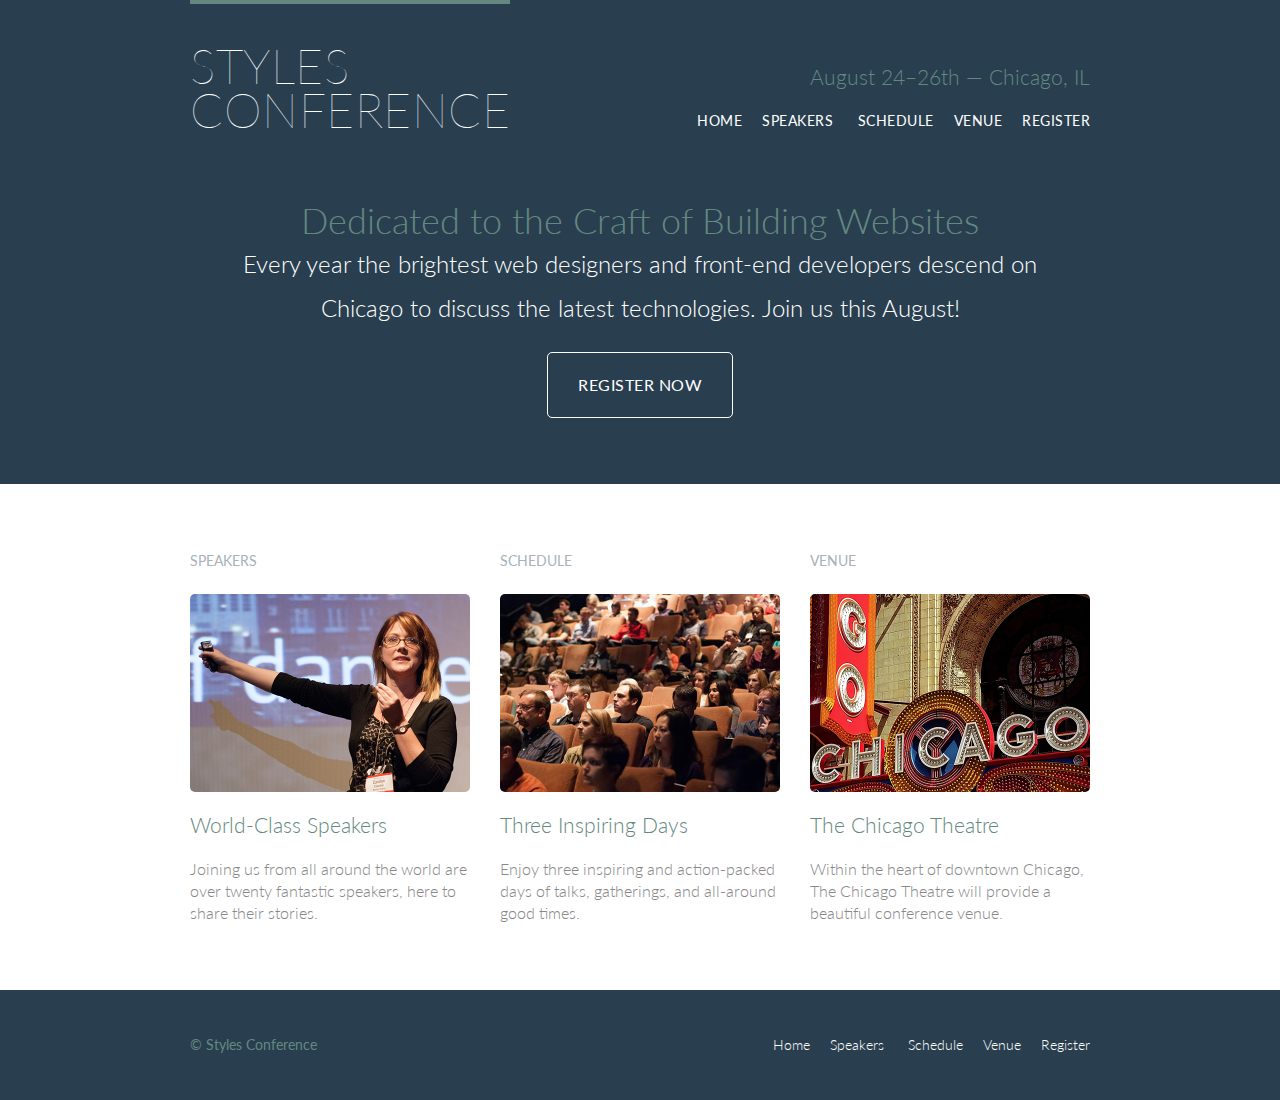
<file: index.html>
<!DOCTYPE html>
<html lang="en">

  <head>
    <meta charset="utf-8">
    <title>Styles Conference</title>
    <link rel="stylesheet" href="assets/stylesheets/main.css">
    <link href="https://fonts.googleapis.com/css?family=Lato:100,300,400" rel="stylesheet"> 
  </head>

  <body>

    <!-- Header -->

    <header class="primary-header container group">

      <h1 class="logo">
        <a href="index.html">Styles <br> Conference</a>
      </h1>

      <h3 class="tagline">August 24&ndash;26th &mdash; Chicago, IL</h3>

      <nav class="nav primary-nav">
        <ul>
        <li><a href="index.html">Home</a></li><!--
        --><li><a href="speakers.html">Speakers</a></li><!--
        --> <li><a href="schedule.html">Schedule</a></li><!--
        --><li><a href="venue.html">Venue</a></li><!--
        --><li><a href="register.html">Register</a></li>
        </ul>
      </nav>

    </header>

    <!-- Hero -->

    <section class="hero container">

      <h2>Dedicated to the Craft of Building Websites</h2>

      <p>Every year the brightest web designers and front-end developers descend on Chicago to discuss the latest technologies. Join us this August!</p>

      <a class="btn btn-alt" href="register.html">Register Now</a>

    </section>

    <!-- Teasers -->

    <section class="row">
      <div class="grid">

      <!-- Speakers -->

      <section class="teaser col-1-3">
        <h5>Speakers</h5>
        <a href="speakers.html">
          <img src="assets/images/home/speakers.jpg" alt="Professional Speakers">
          <h3>World-Class Speakers</h3>
        </a>
        <p>Joining us from all around the world are over twenty fantastic speakers, here to share their stories.</p>
      </section><!--

      Schedule

      --><section class="teaser col-1-3">
        <h5>Schedule</h5>
        <a href="schedule.html">
          <img src="assets/images/home/schedule.jpg" alt="Professional Speakers">
          
          <h3>Three Inspiring Days</h3>
        </a>
        <p>Enjoy three inspiring and action-packed days of talks, gatherings, and all-around good times.</p>
      </section><!--

      Venue

      --><section class="teaser col-1-3">
        <h5>Venue</h5>
        <a href="venue.html">
          <img src="assets/images/home/venue.jpg" alt="Professional Speakers">
         
          <h3>The Chicago Theatre</h3>
        </a>
        <p>Within the heart of downtown Chicago, The Chicago Theatre will provide a beautiful conference venue.</p>
      </section>
</div>
    </section>

    <!-- Footer -->

    <footer class="primary-footer container group">

      <small>&copy; Styles Conference</small>

      <nav class="nav">
         <ul>
          <li><a href="index.html">Home</a></li><!--
          --><li><a href="speakers.html">Speakers</a></li><!--
          --> <li><a href="schedule.html">Schedule</a></li><!--
          --><li><a href="venue.html">Venue</a></li><!--
          --><li><a href="register.html">Register</a></li>
          </ul>
        </nav>

    </footer>

  </body>
</html>
</file>
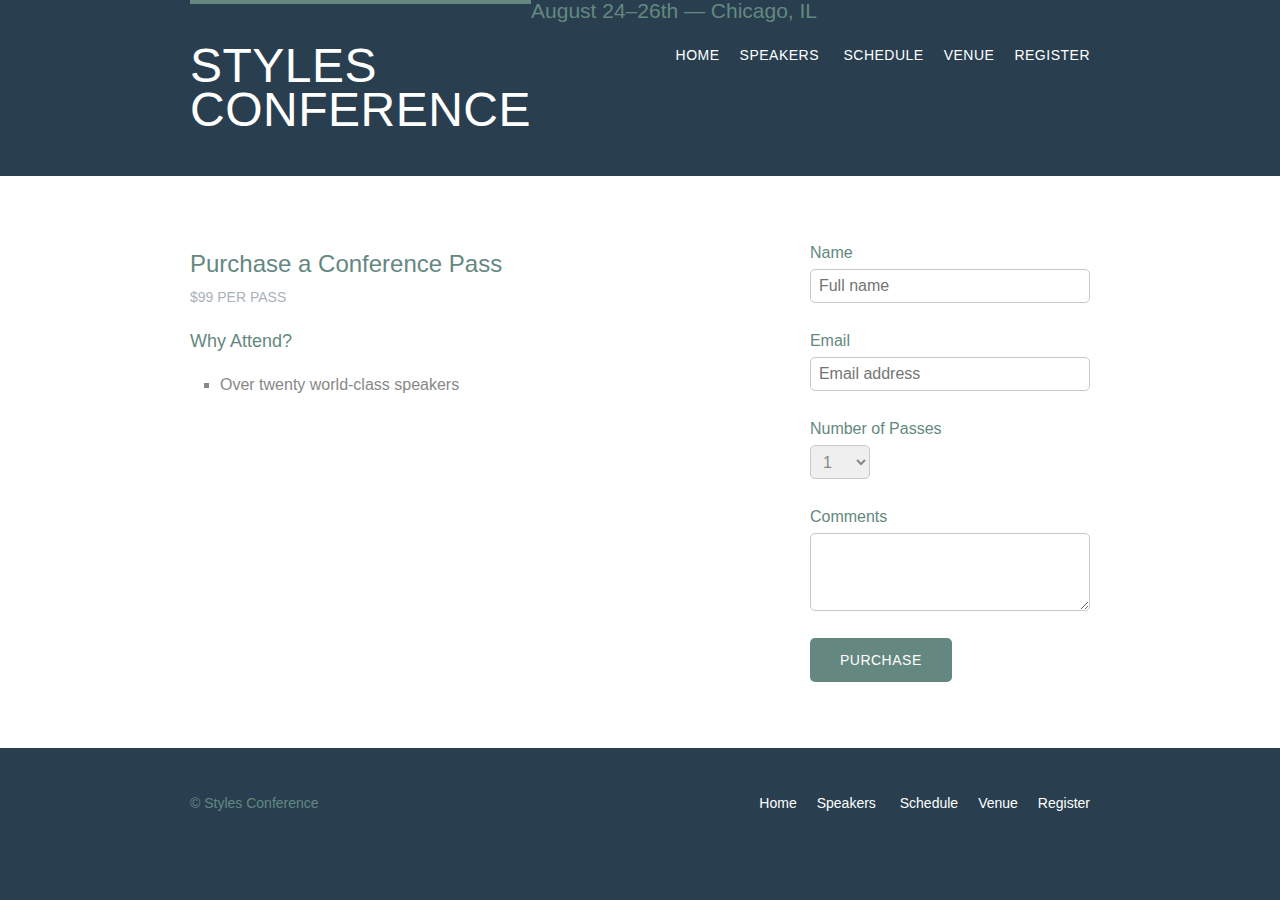
<file: register.html>
<!DOCTYPE html>
<html lang="en">
  <head>
    <meta charset="utf-8">
    <title>Styles Conference</title>
    <link rel="stylesheet" href="assets/stylesheets/main.css">
  </head>
  <body>
    <header class="primary-header container group">

      <h1 class="logo">
        <a href="index.html">Styles <br> Conference</a>
      </h1>

      <h3>August 24&ndash;26th &mdash; Chicago, IL</h3>

      <nav class="nav primary-nav">
        <ul>
        <li><a href="index.html">Home</a></li><!--
        --><li><a href="speakers.html">Speakers</a></li><!--
        --> <li><a href="schedule.html">Schedule</a></li><!--
        --><li><a href="venue.html">Venue</a></li><!--
        --><li><a href="register.html">Register</a></li>
        </ul>
      </nav>

    </header>
    <section class="row">
      <div class="grid">
        <section class="col-2-3">
          <h2>Purchase a Conference Pass</h2>
          <h5>$99 per Pass</h5>
          <h4>Why Attend?</h4>
          <ul class="why-attend">
            <li>Over twenty world-class speakers</li>
          </ul>
        </section><!--
        --><form class="col-1-3" action="#" method="post">
          <fieldset class="register-group">
            <label>
              Name
              <input type="text" name="name" placeholder="Full name" required>
            </label>

            <label>
              Email
              <input type="email" name="email" placeholder="Email address" required>
            </label>
            <label>
              Number of Passes
              <select name="quantity"required>
            <option value="1" selected>1</option>
            <option value="2">2</option>
              </select>
            </label>
            <label>
            Comments
            <textarea name="comments"></textarea></label>
          </fieldset>
          <input class="btn btn-default" type="submit" name="submit" value="Purchase">
        </form>
      </div>
    </section>
      <footer class="primary-footer container group">
              <small>&copy; Styles Conference</small>
                 <nav class="nav">
                  <ul>
                    <li><a href="index.html">Home</a></li><!--
                    --><li><a href="speakers.html">Speakers</a></li><!--
                    --> <li><a href="schedule.html">Schedule</a></li><!--
                    --><li><a href="venue.html">Venue</a></li><!--
                    --><li><a href="register.html">Register</a></li>
                    </ul>
        </nav> 
            </footer>
  </body> 
</html>
</file>
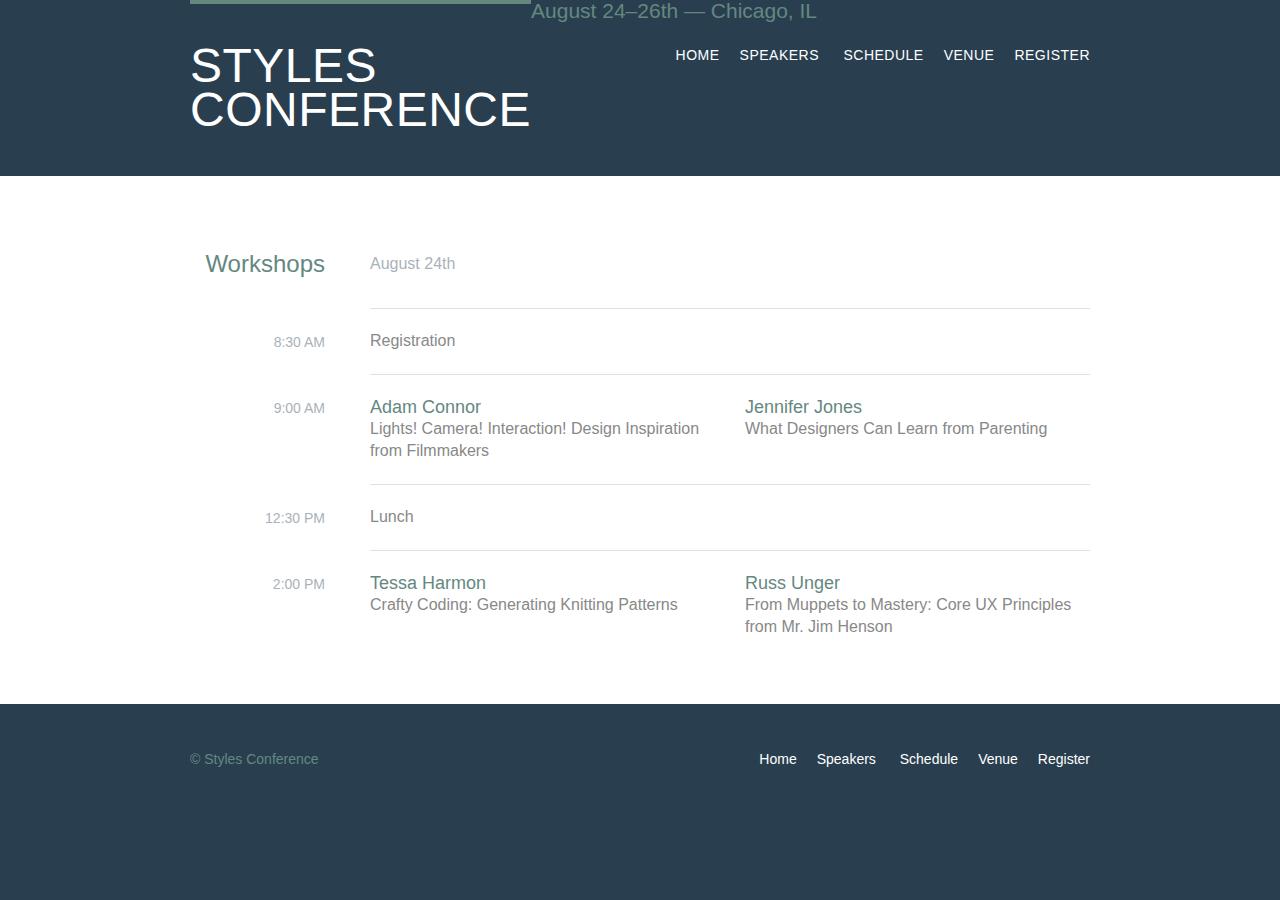
<file: schedule.html>
<!DOCTYPE html>
<html lang="en">
  <head>
    <meta charset="utf-8">
    <title>Styles Conference</title>
    <link rel="stylesheet" href="assets/stylesheets/main.css">
  </head>
  <body>
    <header class="primary-header container group">

      <h1 class="logo">
        <a href="index.html">Styles <br> Conference</a>
      </h1>

      <h3>August 24&ndash;26th &mdash; Chicago, IL</h3>

      <nav class="nav primary-nav">
        <ul>
        <li><a href="index.html">Home</a></li><!--
        --><li><a href="speakers.html">Speakers</a></li><!--
        --> <li><a href="schedule.html">Schedule</a></li><!--
        --><li><a href="venue.html">Venue</a></li><!--
        --><li><a href="register.html">Register</a></li>
        </ul>
      </nav>

    </header>
    <section class="row">
      <div class="container">
        <table>
          <thead>
            <tr>
              <th scope="row">
                Workshops
              </th>
              <td class="schedule-offset"colspan="2">
                August 24th
              </td>
            </tr>
          </thead>
          <tbody>
            <tr>
              <th scope="row">
                <time datetime="08:30:00">8:30 AM</time>
              </th>
              <td colspan="2">
                Registration
              </td>
            </tr>
            <tr>
              <th scope="row">
                <time datetime="09:00:00">9:00 AM</time>
              </th>
              <td>
                <a href="speakers.html#adam-connor">
                  <h4>Adam Connor</h4>
                  Lights! Camera! Interaction! Design Inspiration from Filmmakers
                </a>
              </td>
              <td>
                <a href="speakers.html#jennifer-jones">
                  <h4>Jennifer Jones</h4>
                  What Designers Can Learn from Parenting
                </a>
              </td>
            </tr>
            <tr>
              <th scope="row">
                <time datetime="12:30:00">12:30 PM</time>
              </th>
              <td colspan="2">
                Lunch
              </td>
            </tr>
            <tr>
              <th scope="row">
                <time datetime="14:00">2:00 PM</time>
              </th>
              <td>
                <a href="speakers.html#tessa-harmon">
                  <h4>Tessa Harmon</h4>
                  Crafty Coding: Generating Knitting Patterns
                </a>
              </td>
              <td>
                <a href="speakers.html#russ-unger">
                  <h4>Russ Unger</h4>
                  From Muppets to Mastery: Core UX Principles from Mr. Jim Henson
                </a>
              </td>
            </tr>
          </tbody>
        </table>
      </div>
    </section>
      <footer class="primary-footer container group">
              <small>&copy; Styles Conference</small>
                 <nav class="nav">
                  <ul>
                    <li><a href="index.html">Home</a></li><!--
                    --><li><a href="speakers.html">Speakers</a></li><!--
                    --> <li><a href="schedule.html">Schedule</a></li><!--
                    --><li><a href="venue.html">Venue</a></li><!--
                    --><li><a href="register.html">Register</a></li>
                    </ul>
        </nav> 
            </footer>
  </body> 
</html>
</file>
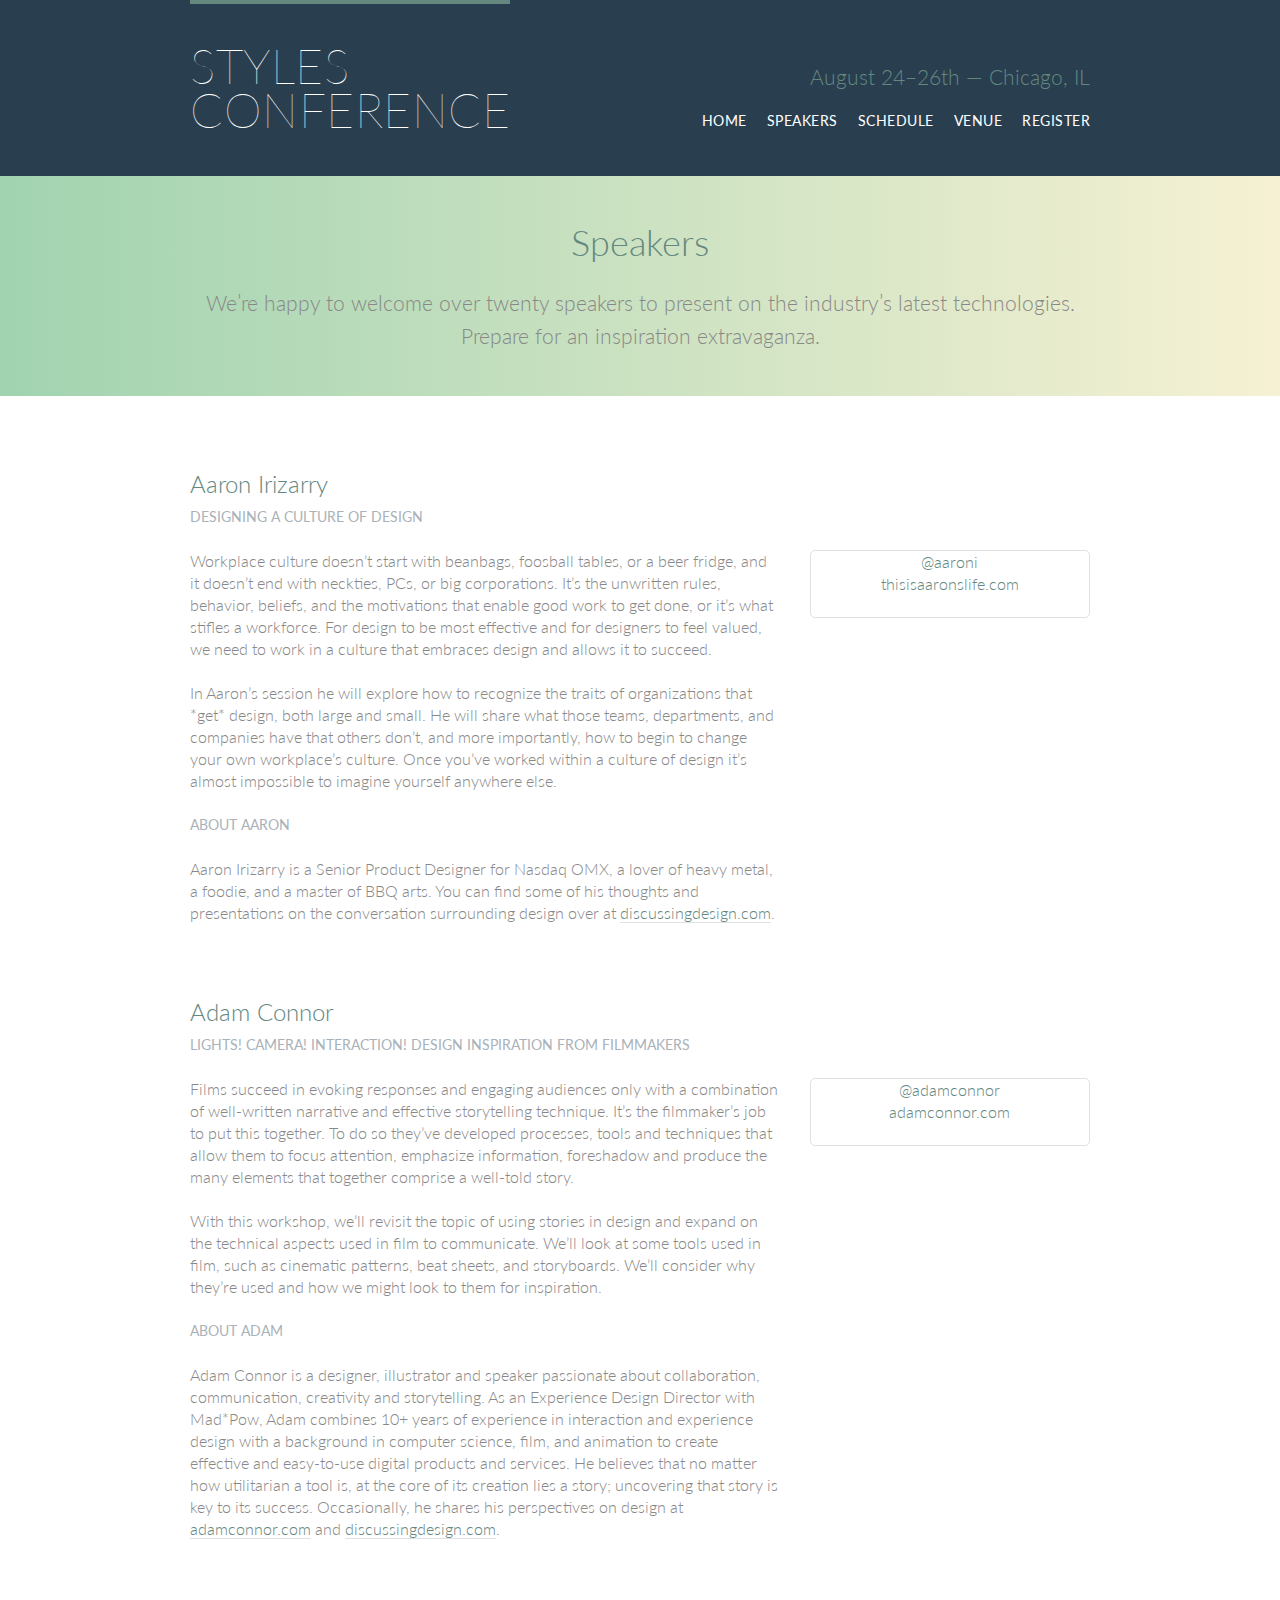
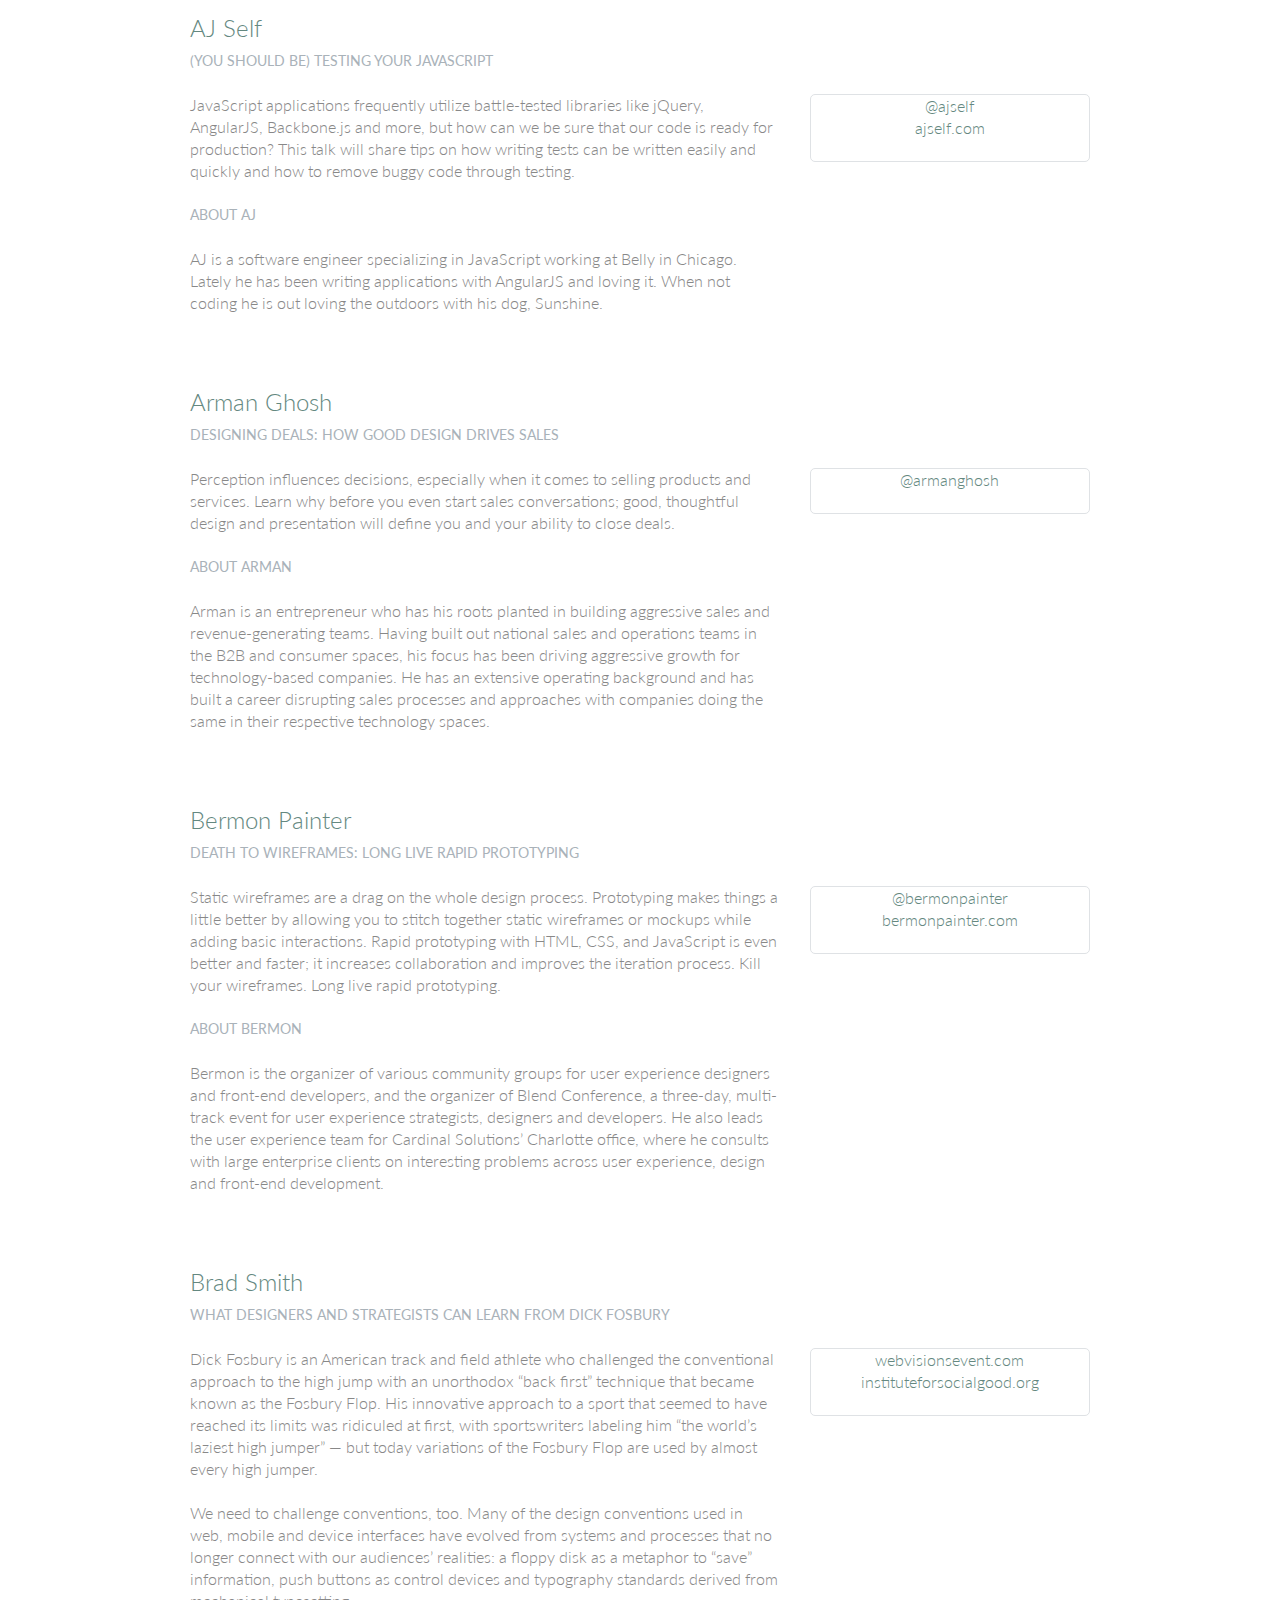
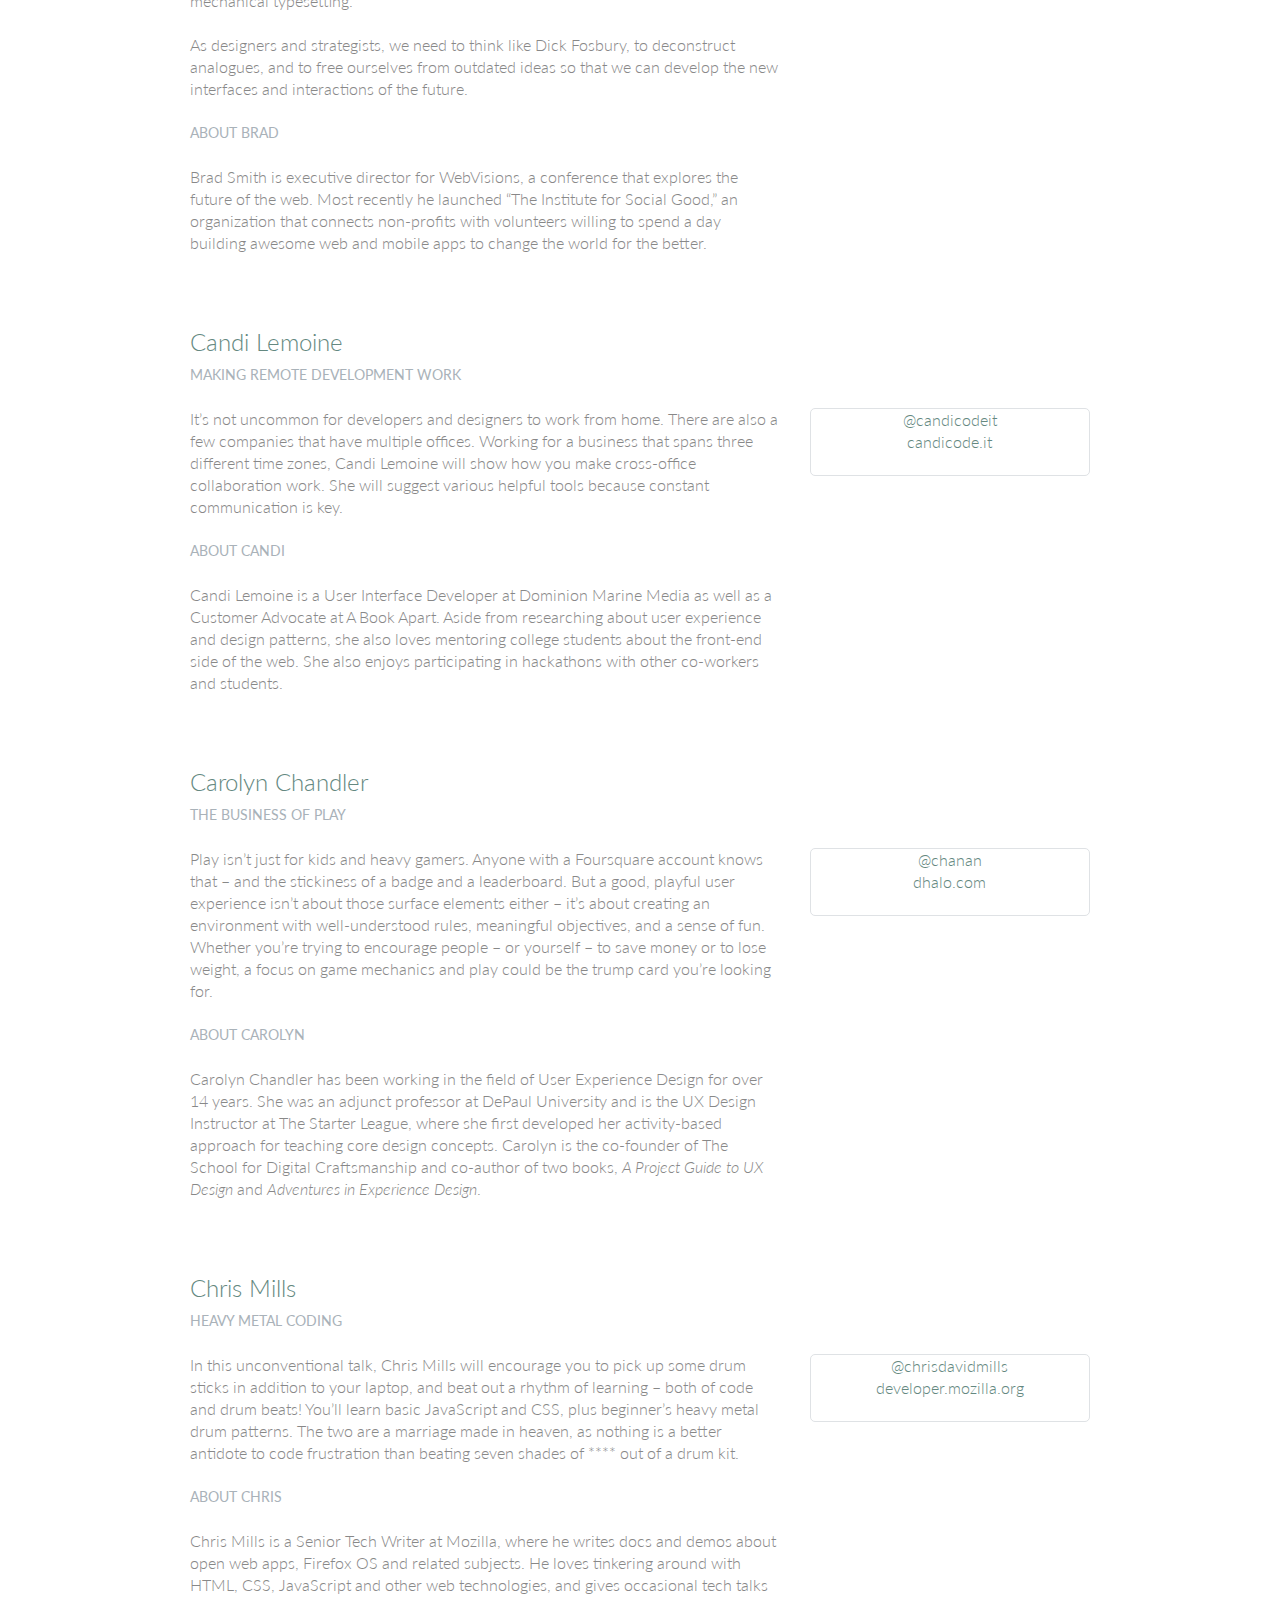
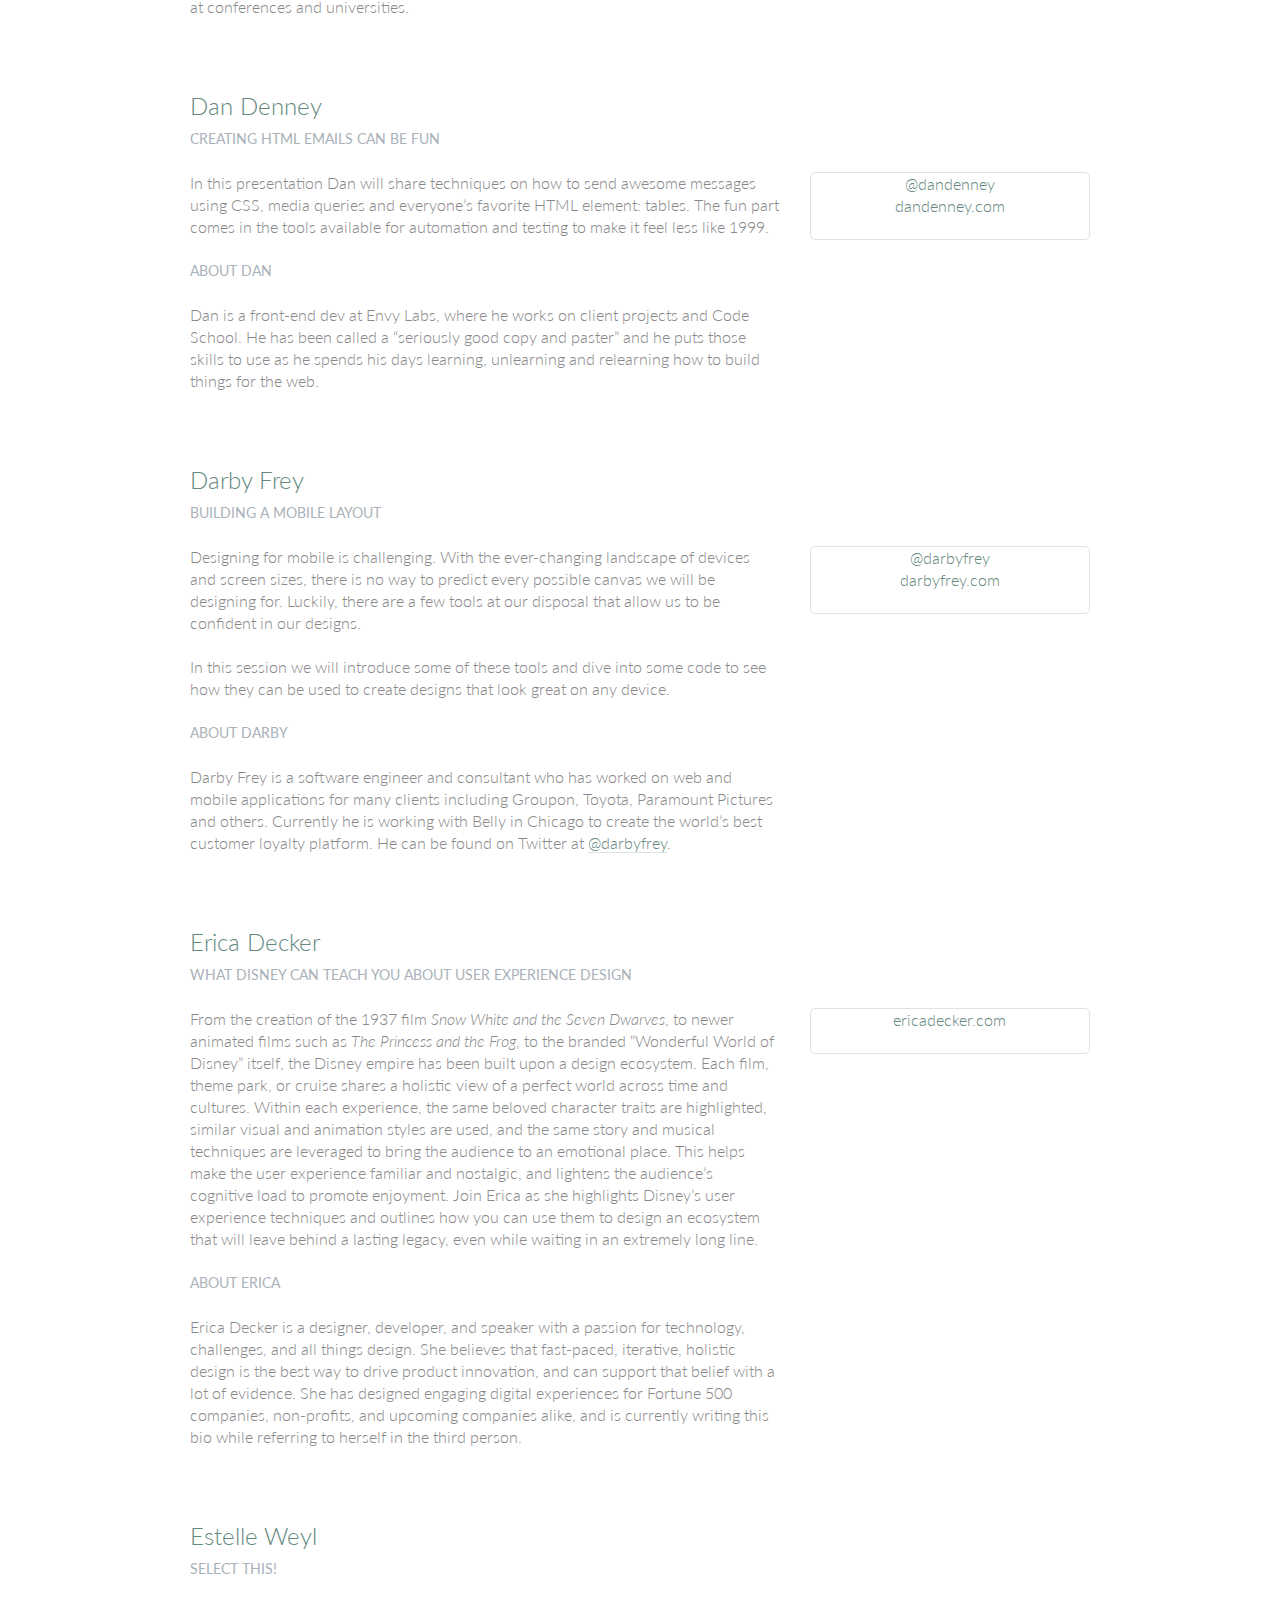
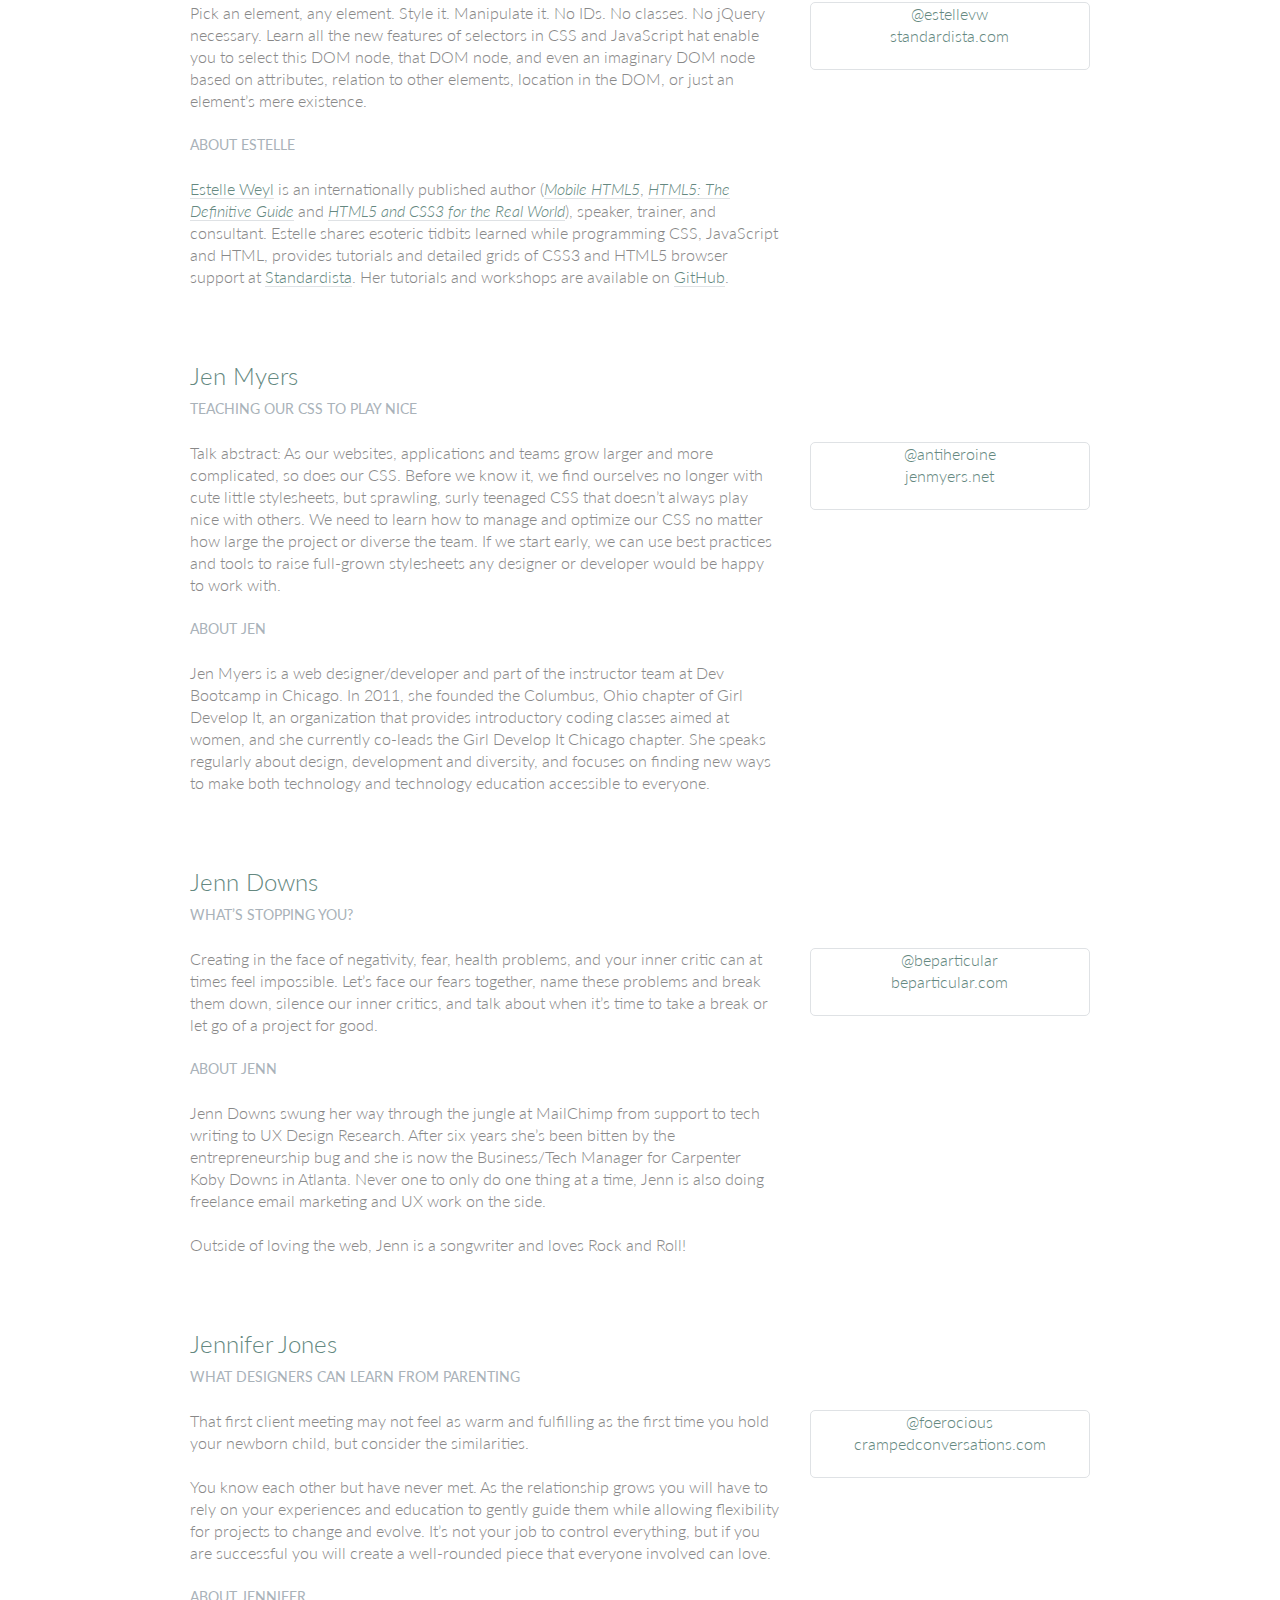
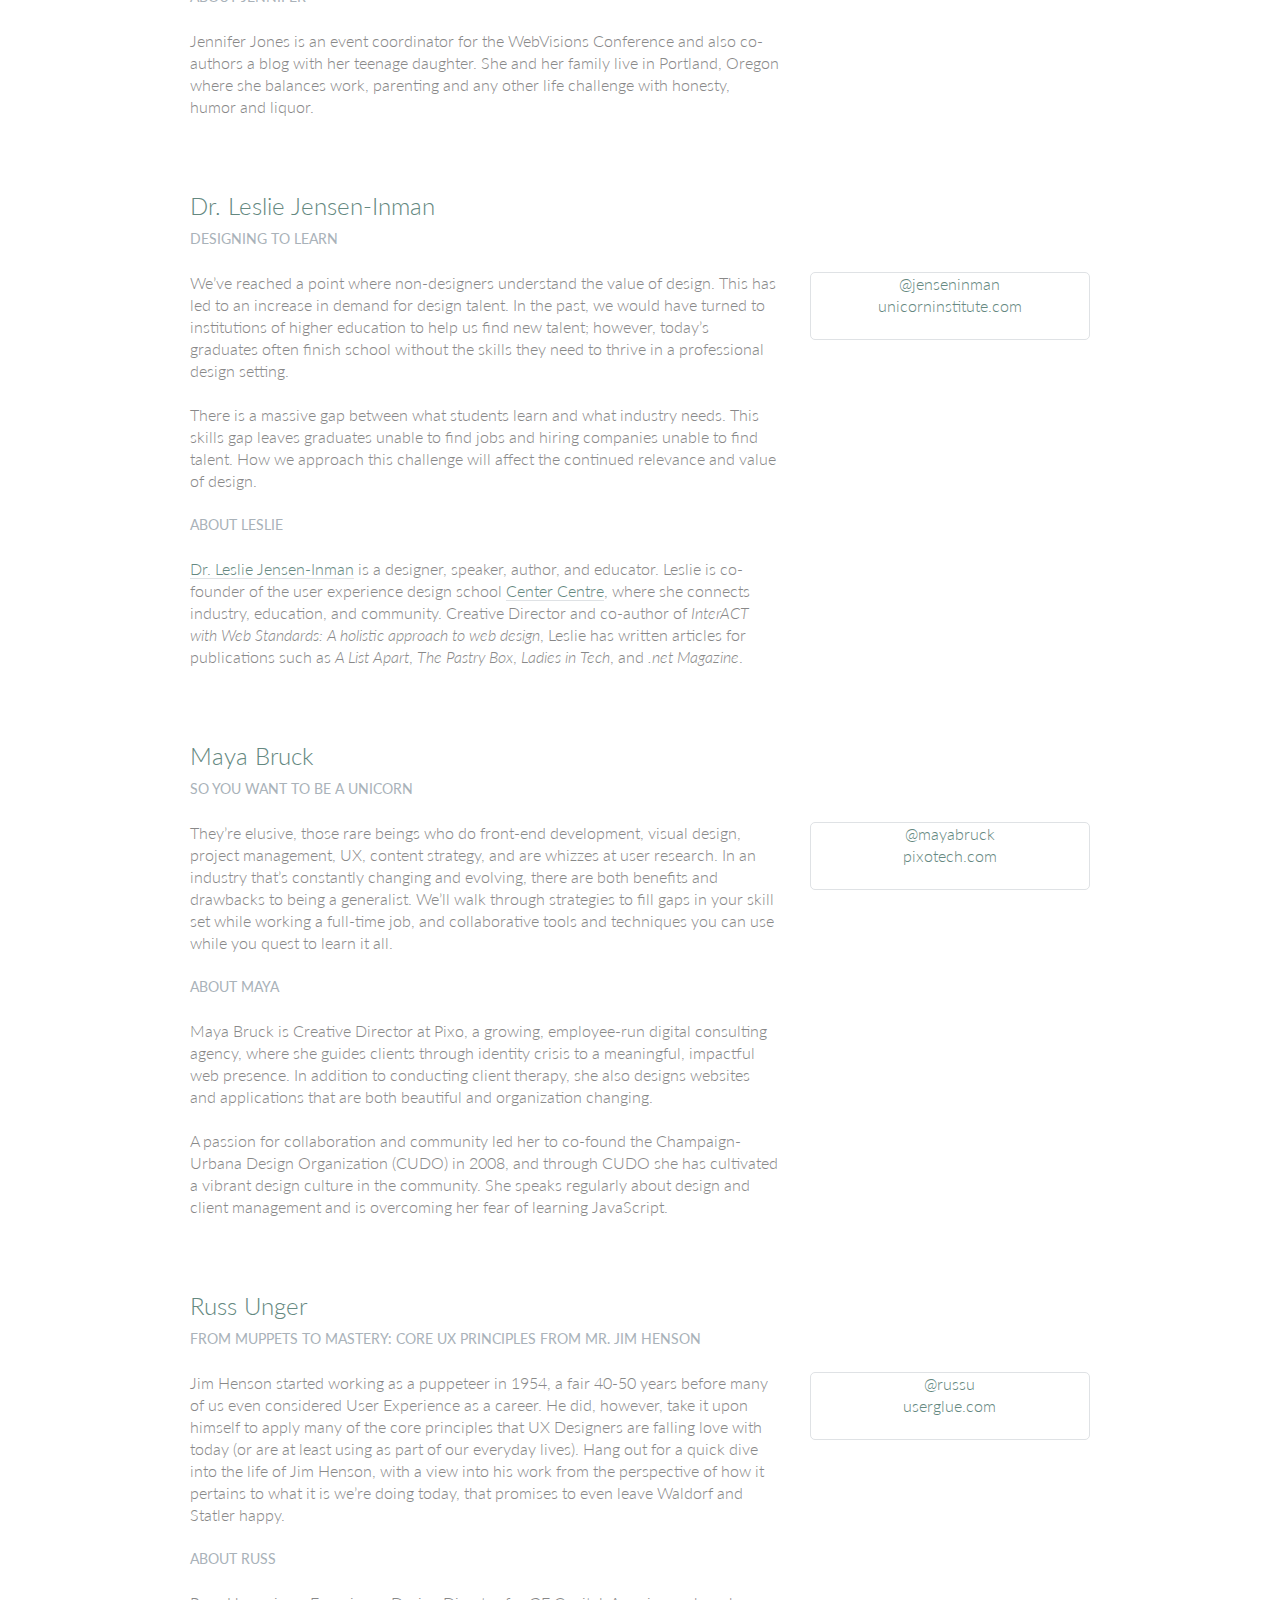
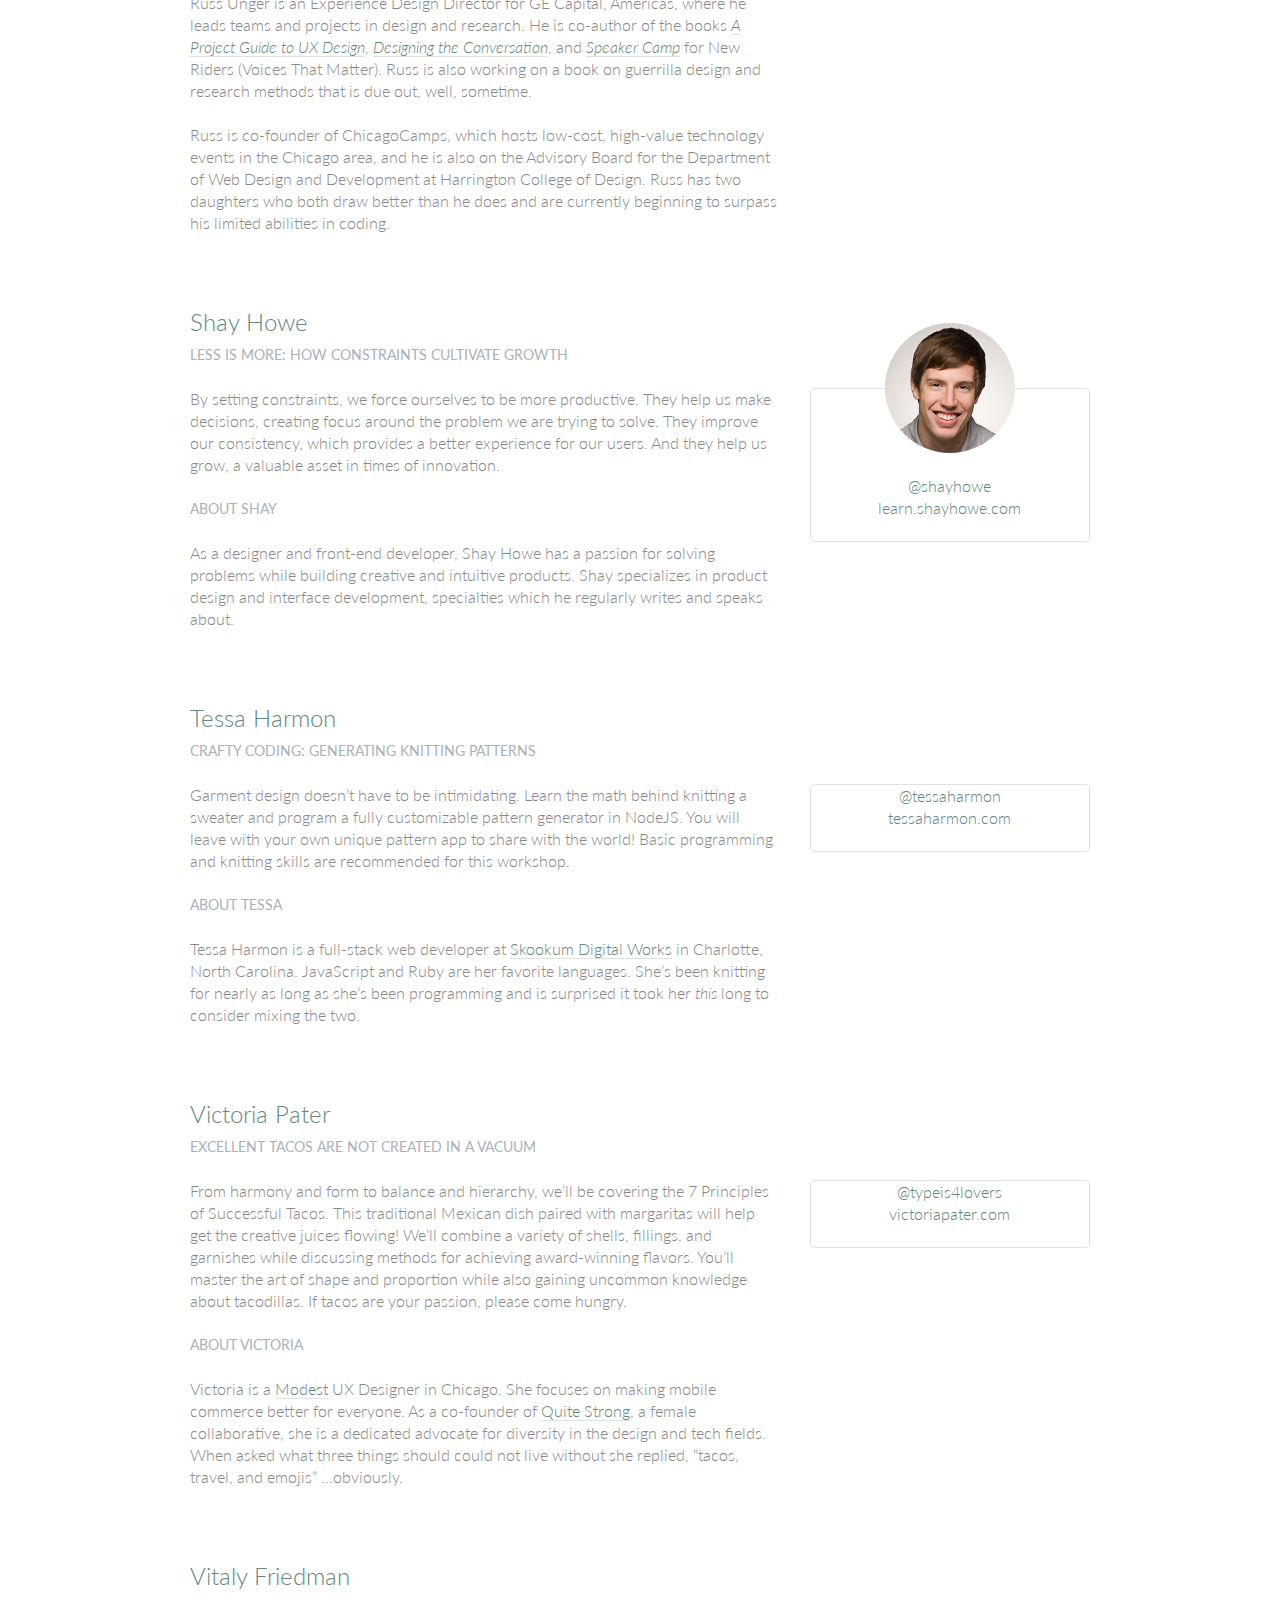
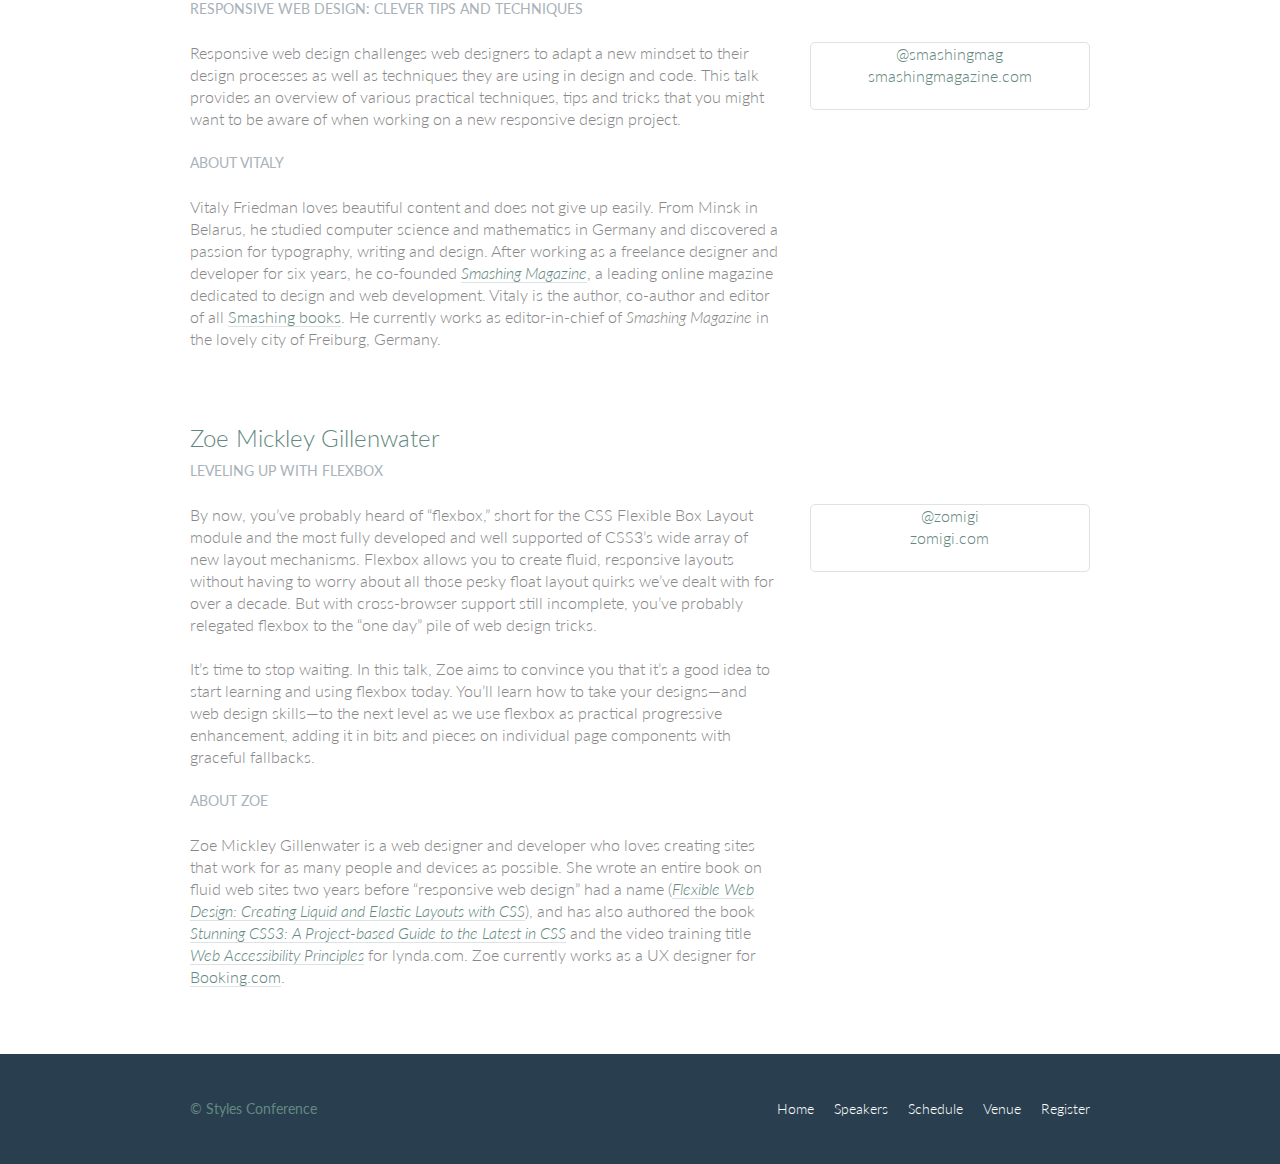
<file: speakers.html>
<!DOCTYPE html>
<html lang="en">

  <head>
    <meta charset="utf-8">
    <title>Speakers - Styles Conference</title>
    <link rel="stylesheet" href="assets/stylesheets/main.css">
    <link rel="stylesheet" href="http://fonts.googleapis.com/css?family=Lato:100,300,400">
  </head>

  <body>

    <!-- Header -->

    <header class="primary-header container group">

      <h1 class="logo">
        <a href="index.html">Styles <br> Conference</a>
      </h1>

      <h3 class="tagline">August 24&ndash;26th &mdash; Chicago, IL</h3>

      <nav class="nav primary-nav">
        <ul>
          <li><a href="index.html">Home</a></li><!--
          --><li><a href="speakers.html">Speakers</a></li><!--
          --><li><a href="schedule.html">Schedule</a></li><!--
          --><li><a href="venue.html">Venue</a></li><!--
          --><li><a href="register.html">Register</a></li>
        </ul>
      </nav>

    </header>

    <!-- Lead -->

    <section class="row-alt">
      <div class="lead container">

        <h1>Speakers</h1>

        <p>We&#8217;re happy to welcome over twenty speakers to present on the industry&#8217;s latest technologies. Prepare for an inspiration extravaganza.</p>

      </div>
    </section>

    <!-- Main content -->

    <section class="row">
      <div class="grid">

        <!-- Aaron Irizarry -->

        <section class="speaker" id="aaron-irizarry">

          <div class="col-2-3">

            <h2>Aaron Irizarry</h2>
            <h5>Designing a Culture of Design</h5>

            <p>Workplace culture doesn&#8217;t start with beanbags, foosball tables, or a beer fridge, and it doesn&#8217;t end with neckties, PCs, or big corporations. It&#8217;s the unwritten rules, behavior, beliefs, and the motivations that enable good work to get done, or it&#8217;s what stifles a workforce. For design to be most effective and for designers to feel valued, we need to work in a culture that embraces design and allows it to succeed.</p>

            <p>In Aaron&#8217;s session he will explore how to recognize the traits of organizations that *get* design, both large and small. He will share what those teams, departments, and companies have that others don&#8217;t, and more importantly, how to begin to change your own workplace&#8217;s culture. Once you&#8217;ve worked within a culture of design it&#8217;s almost impossible to imagine yourself anywhere else.</p>

            <h5>About Aaron</h5>

            <p>Aaron Irizarry is a Senior Product Designer for Nasdaq OMX, a lover of heavy metal, a foodie, and a master of BBQ arts. You can find some of his thoughts and presentations on the conversation surrounding design over at <a href="http://www.discussingdesign.com/">discussingdesign.com</a>.</p>

          </div><!--

          --><aside class="col-1-3">
            <div class="speaker-info">

              <ul>
                <li><a href="https://twitter.com/aaroni">@aaroni</a></li>
                <li><a href="http://www.thisisaaronslife.com/">thisisaaronslife.com</a></li>
              </ul>

            </div>
          </aside>

        </section>

        <!-- Adam Connor -->

        <section class="speaker" id="adam-connor">

          <div class="col-2-3">

            <h2>Adam Connor</h2>
            <h5>Lights! Camera! Interaction! Design Inspiration from Filmmakers</h5>

            <p>Films succeed in evoking responses and engaging audiences only with a combination of well-written narrative and effective storytelling technique. It&#8217;s the filmmaker&#8217;s job to put this together. To do so they&#8217;ve developed processes, tools and techniques that allow them to focus attention, emphasize information, foreshadow and produce the many elements that together comprise a well-told story.</p>

            <p>With this workshop, we&#8217;ll revisit the topic of using stories in design and expand on the technical aspects used in film to communicate. We&#8217;ll look at some tools used in film, such as cinematic patterns, beat sheets, and storyboards. We&#8217;ll consider why they&#8217;re used and how we might look to them for inspiration.</p>

            <h5>About Adam</h5>

            <p>Adam Connor is a designer, illustrator and speaker passionate about collaboration, communication, creativity and storytelling. As an Experience Design Director with Mad*Pow, Adam combines 10+ years of experience in interaction and experience design with a background in computer science, film, and animation to create effective and easy-to-use digital products and services. He believes that no matter how utilitarian a tool is, at the core of its creation lies a story; uncovering that story is key to its success. Occasionally, he shares his perspectives on design at <a href="http://adamconnor.com/">adamconnor.com</a> and <a href="http://www.discussingdesign.com/">discussingdesign.com</a>.</p>

          </div><!--

          --><aside class="col-1-3">
            <div class="speaker-info">

              <ul>
                <li><a href="https://twitter.com/adamconnor">@adamconnor</a></li>
                <li><a href="http://adamconnor.com/">adamconnor.com</a></li>
              </ul>

            </div>
          </aside>

        </section>

        <!-- AJ Self -->

        <section class="speaker" id="aj-self">

          <div class="col-2-3">

            <h2>AJ Self</h2>
            <h5>(You Should Be) Testing Your JavaScript</h5>

            <p>JavaScript applications frequently utilize battle-tested libraries like jQuery, AngularJS, Backbone.js and more, but how can we be sure that our code is ready for production? This talk will share tips on how writing tests can be written easily and quickly and how to remove buggy code through testing.</p>

            <h5>About AJ</h5>

            <p>AJ is a software engineer specializing in JavaScript working at Belly in Chicago. Lately he has been writing applications with AngularJS and loving it. When not coding he is out loving the outdoors with his dog, Sunshine.</p>

          </div><!--

          --><aside class="col-1-3">
            <div class="speaker-info">

              <ul>
                <li><a href="https://twitter.com/ajself">@ajself</a></li>
                <li><a href="http://www.ajself.com/">ajself.com</a></li>
              </ul>

            </div>
          </aside>

        </section>

        <!-- Arman Ghosh -->

        <section class="speaker" id="arman-ghosh">

          <div class="col-2-3">

            <h2>Arman Ghosh</h2>
            <h5>Designing Deals: How Good Design Drives Sales</h5>

            <p>Perception influences decisions, especially when it comes to selling products and services. Learn why before you even start sales conversations; good, thoughtful design and presentation will define you and your ability to close deals.</p>

            <h5>About Arman</h5>

            <p>Arman is an entrepreneur who has his roots planted in building aggressive sales and revenue-generating teams. Having built out national sales and operations teams in the B2B and consumer spaces, his focus has been driving aggressive growth for technology-based companies. He has an extensive operating background and has built a career disrupting sales processes and approaches with companies doing the same in their respective technology spaces.</p>

          </div><!--

          --><aside class="col-1-3">
            <div class="speaker-info">

              <ul>
                <li><a href="https://twitter.com/armanghosh">@armanghosh</a></li>
              </ul>

            </div>
          </aside>

        </section>

        <!-- Bermon Painter -->

        <section class="speaker" id="bermon-painter">

          <div class="col-2-3">

            <h2>Bermon Painter</h2>
            <h5>Death to Wireframes: Long Live Rapid Prototyping</h5>

            <p>Static wireframes are a drag on the whole design process. Prototyping makes things a little better by allowing you to stitch together static wireframes or mockups while adding basic interactions. Rapid prototyping with HTML, CSS, and JavaScript is even better and faster; it increases collaboration and improves the iteration process. Kill your wireframes. Long live rapid prototyping.</p>

            <h5>About Bermon</h5>

            <p>Bermon is the organizer of various community groups for user experience designers and front-end developers, and the organizer of Blend Conference, a three-day, multi-track event for user experience strategists, designers and developers. He also leads the user experience team for Cardinal Solutions&#8217; Charlotte office, where he consults with large enterprise clients on interesting problems across user experience, design and front-end development.</p>

          </div><!--

          --><aside class="col-1-3">
            <div class="speaker-info">

              <ul>
                <li><a href="https://twitter.com/bermonpainter">@bermonpainter</a></li>
                <li><a href="http://bermonpainter.com/">bermonpainter.com</a></li>
              </ul>

            </div>
          </aside>

        </section>

        <!-- Brad Smith -->

        <section class="speaker" id="brad-smith">

          <div class="col-2-3">

            <h2>Brad Smith</h2>
            <h5>What Designers and Strategists Can Learn from Dick Fosbury</h5>

            <p>Dick Fosbury is an American track and field athlete who challenged the conventional approach to the high jump with an unorthodox &#8220;back first&#8221; technique that became known as the Fosbury Flop. His innovative approach to a sport that seemed to have reached its limits was ridiculed at first, with sportswriters labeling him &#8220;the world&#8217;s laziest high jumper&#8221; &#8212; but today variations of the Fosbury Flop are used by almost every high jumper.</p>

            <p>We need to challenge conventions, too. Many of the design conventions used in web, mobile and device interfaces have evolved from systems and processes that no longer connect with our audiences&#8217; realities: a floppy disk as a metaphor to &#8220;save&#8221; information, push buttons as control devices and typography standards derived from mechanical typesetting.</p>

            <p>As designers and strategists, we need to think like Dick Fosbury, to deconstruct analogues, and to free ourselves from outdated ideas so that we can develop the new interfaces and interactions of the future.</p>

            <h5>About Brad</h5>

            <p>Brad Smith is executive director for WebVisions, a conference that explores the future of the web. Most recently he launched &#8220;The Institute for Social Good,&#8221; an organization that connects non-profits with volunteers willing to spend a day building awesome web and mobile apps to change the world for the better.</p>

          </div><!--

          --><aside class="col-1-3">
            <div class="speaker-info">

              <ul>
                <li><a href="http://www.webvisionsevent.com/">webvisionsevent.com</a></li>
                <li><a href="http://www.instituteforsocialgood.org/">instituteforsocialgood.org</a></li>
              </ul>

            </div>
          </aside>

        </section>

        <!-- Candi Lemoine -->

        <section class="speaker" id="candi-lemoine">

          <div class="col-2-3">

            <h2>Candi Lemoine</h2>
            <h5>Making Remote Development Work</h5>

            <p>It&#8217;s not uncommon for developers and designers to work from home. There are also a few companies that have multiple offices. Working for a business that spans three different time zones, Candi Lemoine will show how you make cross-office collaboration work. She will suggest various helpful tools because constant communication is key.</p>

            <h5>About Candi</h5>

            <p>Candi Lemoine is a User Interface Developer at Dominion Marine Media as well as a Customer Advocate at A Book Apart. Aside from researching about user experience and design patterns, she also loves mentoring college students about the front-end side of the web. She also enjoys participating in hackathons with other co-workers and students.</p>

          </div><!--

          --><aside class="col-1-3">
            <div class="speaker-info">

              <ul>
                <li><a href="https://twitter.com/candicodeit">@candicodeit</a></li>
                <li><a href="http://candicode.it/">candicode.it</a></li>
              </ul>

            </div>
          </aside>

        </section>

        <!-- Carolyn Chandler -->

        <section class="speaker" id="carolyn-chandler">

          <div class="col-2-3">

            <h2>Carolyn Chandler</h2>
            <h5>The Business of Play</h5>

            <p>Play isn&#8217;t just for kids and heavy gamers. Anyone with a Foursquare account knows that &#8211; and the stickiness of a badge and a leaderboard. But a good, playful user experience isn&#8217;t about those surface elements either &#8211; it&#8217;s about creating an environment with well-understood rules, meaningful objectives, and a sense of fun. Whether you&#8217;re trying to encourage people &#8211; or yourself &#8211; to save money or to lose weight, a focus on game mechanics and play could be the trump card you&#8217;re looking for.</p>

            <h5>About Carolyn</h5>

            <p>Carolyn Chandler has been working in the field of User Experience Design for over 14 years. She was an adjunct professor at DePaul University and is the UX Design Instructor at The Starter League, where she first developed her activity-based approach for teaching core design concepts. Carolyn is the co-founder of The School for Digital Craftsmanship and co-author of two books, <cite>A Project Guide to UX Design</cite> and <cite>Adventures in Experience Design</cite>.</p>

          </div><!--

          --><aside class="col-1-3">
            <div class="speaker-info">

              <ul>
                <li><a href="https://twitter.com/chanan">@chanan</a></li>
                <li><a href="http://www.dhalo.com/">dhalo.com</a></li>
              </ul>

            </div>
          </aside>

        </section>

        <!-- Chris Mills -->

        <section class="speaker" id="chris-mills">

          <div class="col-2-3">

            <h2>Chris Mills</h2>
            <h5>Heavy Metal Coding</h5>

            <p>In this unconventional talk, Chris Mills will encourage you to pick up some drum sticks in addition to your laptop, and beat out a rhythm of learning &#8211; both of code and drum beats! You&#8217;ll learn basic JavaScript and CSS, plus beginner&#8217;s heavy metal drum patterns. The two are a marriage made in heaven, as nothing is a better antidote to code frustration than beating seven shades of **** out of a drum kit.</p>

            <h5>About Chris</h5>

            <p>Chris Mills is a Senior Tech Writer at Mozilla, where he writes docs and demos about open web apps, Firefox OS and related subjects. He loves tinkering around with HTML, CSS, JavaScript and other web technologies, and gives occasional tech talks at conferences and universities.</p>

          </div><!--

          --><aside class="col-1-3">
            <div class="speaker-info">

              <ul>
                <li><a href="https://twitter.com/chrisdavidmills">@chrisdavidmills</a></li>
                <li><a href="https://developer.mozilla.org/">developer.mozilla.org</a></li>
              </ul>

            </div>
          </aside>

        </section>

        <!-- Dan Denney -->

        <section class="speaker" id="dan-denney">

          <div class="col-2-3">

            <h2>Dan Denney</h2>
            <h5>Creating HTML Emails Can Be Fun</h5>

            <p>In this presentation Dan will share techniques on how to send awesome messages using CSS, media queries and everyone&#8217;s favorite HTML element: tables. The fun part comes in the tools available for automation and testing to make it feel less like 1999.</p>

            <h5>About Dan</h5>

            <p>Dan is a front-end dev at Envy Labs, where he works on client projects and Code School. He has been called a &#8220;seriously good copy and paster&#8221; and he puts those skills to use as he spends his days learning, unlearning and relearning how to build things for the web.</p>

          </div><!--

          --><aside class="col-1-3">
            <div class="speaker-info">

              <ul>
                <li><a href="https://twitter.com/dandenney">@dandenney</a></li>
                <li><a href="http://dandenney.com/">dandenney.com</a></li>
              </ul>

            </div>
          </aside>

        </section>

        <!-- Darby Frey -->

        <section class="speaker" id="darby-frey">

          <div class="col-2-3">

            <h2>Darby Frey</h2>
            <h5>Building a Mobile Layout</h5>

            <p>Designing for mobile is challenging. With the ever-changing landscape of devices and screen sizes, there is no way to predict every possible canvas we will be designing for. Luckily, there are a few tools at our disposal that allow us to be confident in our designs.</p>

            <p>In this session we will introduce some of these tools and dive into some code to see how they can be used to create designs that look great on any device.</p>

            <h5>About Darby</h5>

            <p>Darby Frey is a software engineer and consultant who has worked on web and mobile applications for many clients including Groupon, Toyota, Paramount Pictures and others. Currently he is working with Belly in Chicago to create the world&#8217;s best customer loyalty platform. He can be found on Twitter at <a href="https://twitter.com/darbyfrey">@darbyfrey</a>.</p>

          </div><!--

          --><aside class="col-1-3">
            <div class="speaker-info">

              <ul>
                <li><a href="https://twitter.com/darbyfrey">@darbyfrey</a></li>
                <li><a href="http://darbyfrey.com/">darbyfrey.com</a></li>
              </ul>

            </div>
          </aside>

        </section>

        <!-- Erica Decker -->

        <section class="speaker" id="erica-decker">

          <div class="col-2-3">

            <h2>Erica Decker</h2>
            <h5>What Disney Can Teach You about User Experience Design</h5>

            <p>From the creation of the 1937 film <cite>Snow White and the Seven Dwarves</cite>, to newer animated films such as <cite>The Princess and the Frog</cite>, to the branded &#8220;Wonderful World of Disney&#8221; itself, the Disney empire has been built upon a design ecosystem. Each film, theme park, or cruise shares a holistic view of a perfect world across time and cultures. Within each experience, the same beloved character traits are highlighted, similar visual and animation styles are used, and the same story and musical techniques are leveraged to bring the audience to an emotional place. This helps make the user experience familiar and nostalgic, and lightens the audience&#8217;s cognitive load to promote enjoyment. Join Erica as she highlights Disney&#8217;s user experience techniques and outlines how you can use them to design an ecosystem that will leave behind a lasting legacy, even while waiting in an extremely long line.</p>

            <h5>About Erica</h5>

            <p>Erica Decker is a designer, developer, and speaker with a passion for technology, challenges, and all things design. She believes that fast-paced, iterative, holistic design is the best way to drive product innovation, and can support that belief with a lot of evidence. She has designed engaging digital experiences for Fortune 500 companies, non-profits, and upcoming companies alike, and is currently writing this bio while referring to herself in the third person.</p>

          </div><!--

          --><aside class="col-1-3">
            <div class="speaker-info">

              <ul>
                <li><a href="http://ericadecker.com/">ericadecker.com</a></li>
              </ul>

            </div>
          </aside>

        </section>

        <!-- Estelle Weyl -->

        <section class="speaker" id="estelle-weyl">

          <div class="col-2-3">

            <h2>Estelle Weyl</h2>
            <h5>Select This!</h5>

            <p>Pick an element, any element. Style it. Manipulate it. No IDs. No classes. No jQuery necessary. Learn all the new features of selectors in CSS and JavaScript hat enable you to select this DOM node, that DOM node, and even an imaginary DOM node based on attributes, relation to other elements, location in the DOM, or just an element&#8217;s mere existence.</p>

            <h5>About Estelle</h5>

            <p><a href="https://twitter.com/estellevw">Estelle Weyl</a> is an internationally published author (<cite><a href="http://shop.oreilly.com/product/0636920021711.do">Mobile HTML5</a></cite>, <cite><a href="http://shop.oreilly.com/product/0636920018063.do">HTML5: The Definitive Guide</a></cite> and <cite><a href="http://shop.oreilly.com/product/9780980846904.do">HTML5 and CSS3 for the Real World</a></cite>), speaker, trainer, and consultant. Estelle shares esoteric tidbits learned while programming CSS, JavaScript and HTML, provides tutorials and detailed grids of CSS3 and HTML5 browser support at <a href="http://www.standardista.com/">Standardista</a>. Her tutorials and workshops are available on <a href="http://estelle.github.io/">GitHub</a>.</p>

          </div><!--

          --><aside class="col-1-3">
            <div class="speaker-info">

              <ul>
                <li><a href="https://twitter.com/estellevw">@estellevw</a></li>
                <li><a href="http://standardista.com/">standardista.com</a></li>
              </ul>

            </div>
          </aside>

        </section>

        <!-- Jen Myers -->

        <section class="speaker" id="jen-myers">

          <div class="col-2-3">

            <h2>Jen Myers</h2>
            <h5>Teaching Our CSS to Play Nice</h5>

            <p>Talk abstract: As our websites, applications and teams grow larger and more complicated, so does our CSS. Before we know it, we find ourselves no longer with cute little stylesheets, but sprawling, surly teenaged CSS that doesn&#8217;t always play nice with others. We need to learn how to manage and optimize our CSS no matter how large the project or diverse the team. If we start early, we can use best practices and tools to raise full-grown stylesheets any designer or developer would be happy to work with.</p>

            <h5>About Jen</h5>

            <p>Jen Myers is a web designer/developer and part of the instructor team at Dev Bootcamp in Chicago. In 2011, she founded the Columbus, Ohio chapter of Girl Develop It, an organization that provides introductory coding classes aimed at women, and she currently co-leads the Girl Develop It Chicago chapter. She speaks regularly about design, development and diversity, and focuses on finding new ways to make both technology and technology education accessible to everyone.</p>

          </div><!--

          --><aside class="col-1-3">
            <div class="speaker-info">

              <ul>
                <li><a href="https://twitter.com/antiheroine">@antiheroine</a></li>
                <li><a href="http://jenmyers.net/">jenmyers.net</a></li>
              </ul>

            </div>
          </aside>

        </section>

        <!-- Jenn Downs -->

        <section class="speaker" id="jenn-downs">

          <div class="col-2-3">

            <h2>Jenn Downs</h2>
            <h5>What&#8217;s Stopping You?</h5>

            <p>Creating in the face of negativity, fear, health problems, and your inner critic can at times feel impossible. Let&#8217;s face our fears together, name these problems and break them down, silence our inner critics, and talk about when it&#8217;s time to take a break or let go of a project for good.</p>

            <h5>About Jenn</h5>

            <p>Jenn Downs swung her way through the jungle at MailChimp from support to tech writing to UX Design Research. After six years she&#8217;s been bitten by the entrepreneurship bug and she is now the Business/Tech Manager for Carpenter Koby Downs in Atlanta. Never one to only do one thing at a time, Jenn is also doing freelance email marketing and UX work on the side.</p>

            <p>Outside of loving the web, Jenn is a songwriter and loves Rock and Roll!</p>

          </div><!--

          --><aside class="col-1-3">
            <div class="speaker-info">

              <ul>
                <li><a href="https://twitter.com/beparticular">@beparticular</a></li>
                <li><a href="http://beparticular.com/">beparticular.com</a></li>
              </ul>

            </div>
          </aside>

        </section>

        <!-- Jennifer Jones -->

        <section class="speaker" id="jennifer-jones">

          <div class="col-2-3">

            <h2>Jennifer Jones</h2>
            <h5>What Designers Can Learn from Parenting</h5>

            <p>That first client meeting may not feel as warm and fulfilling as the first time you hold your newborn child, but consider the similarities.</p>

            <p>You know each other but have never met. As the relationship grows you will have to rely on your experiences and education to gently guide them while allowing flexibility for projects to change and evolve. It&#8217;s not your job to control everything, but if you are successful you will create a well-rounded piece that everyone involved can love.</p>

            <h5>About Jennifer</h5>

            <p>Jennifer Jones is an event coordinator for the WebVisions Conference and also co-authors a blog with her teenage daughter. She and her family live in Portland, Oregon where she balances work, parenting and any other life challenge with honesty, humor and liquor.</p>

          </div><!--

          --><aside class="col-1-3">
            <div class="speaker-info">

              <ul>
                <li><a href="https://twitter.com/Foerocious">@foerocious</a></li>
                <li><a href="http://crampedconversations.com/">crampedconversations.com</a></li>
              </ul>

            </div>
          </aside>

        </section>

        <!-- Leslie Jensen-Inman -->

        <section class="speaker" id="leslie-jensen-inman">

          <div class="col-2-3">

            <h2>Dr. Leslie Jensen-Inman</h2>
            <h5>Designing to Learn</h5>

            <p>We&#8217;ve reached a point where non-designers understand the value of design. This has led to an increase in demand for design talent. In the past, we would have turned to institutions of higher education to help us find new talent; however, today&#8217;s graduates often finish school without the skills they need to thrive in a professional design setting.</p>

            <p>There is a massive gap between what students learn and what industry needs. This skills gap leaves graduates unable to find jobs and hiring companies unable to find talent. How we approach this challenge will affect the continued relevance and value of design.</p>

            <h5>About Leslie</h5>

            <p><a href="http://www.jenseninman.com">Dr. Leslie Jensen-Inman</a> is a designer, speaker, author, and educator. Leslie is co-founder of the user experience design school <a href="http://www.centercentre.com">Center Centre</a>, where she connects industry, education, and community. Creative Director and co-author of <cite>InterACT with Web Standards: A holistic approach to web design</cite>, Leslie has written articles for publications such as <cite>A List Apart</cite>, <cite>The Pastry Box</cite>, <cite>Ladies in Tech</cite>, and <cite>.net Magazine</cite>.</p>

          </div><!--

          --><aside class="col-1-3">
            <div class="speaker-info">

              <ul>
                <li><a href="https://twitter.com/jenseninman">@jenseninman</a></li>
                <li><a href="http://unicorninstitute.com/">unicorninstitute.com</a></li>
              </ul>

            </div>
          </aside>

        </section>

        <!-- Maya Bruck -->

        <section class="speaker" id="maya-bruck">

          <div class="col-2-3">

            <h2>Maya Bruck</h2>
            <h5>So You Want to Be a Unicorn</h5>

            <p>They&#8217;re elusive, those rare beings who do front-end development, visual design, project management, UX, content strategy, and are whizzes at user research. In an industry that&#8217;s constantly changing and evolving, there are both benefits and drawbacks to being a generalist. We&#8217;ll walk through strategies to fill gaps in your skill set while working a full-time job, and collaborative tools and techniques you can use while you quest to learn it all.</p>

            <h5>About Maya</h5>

            <p>Maya Bruck is Creative Director at Pixo, a growing, employee-run digital consulting agency, where she guides clients through identity crisis to a meaningful, impactful web presence. In addition to conducting client therapy, she also designs websites and applications that are both beautiful and organization changing.</p>

            <p>A passion for collaboration and community led her to co-found the Champaign-Urbana Design Organization (CUDO) in 2008, and through CUDO she has cultivated a vibrant design culture in the community. She speaks regularly about design and client management and is overcoming her fear of learning JavaScript.</p>

          </div><!--

          --><aside class="col-1-3">
            <div class="speaker-info">

              <ul>
                <li><a href="https://twitter.com/mayabruck">@mayabruck</a></li>
                <li><a href="http://pixotech.com/">pixotech.com</a></li>
              </ul>

            </div>
          </aside>

        </section>

        <!-- Russ Unger -->

        <section class="speaker" id="russ-unger">

          <div class="col-2-3">

            <h2>Russ Unger</h2>
            <h5>From Muppets to Mastery: Core UX Principles from Mr. Jim Henson</h5>

            <p>Jim Henson started working as a puppeteer in 1954, a fair 40-50 years before many of us even considered User Experience as a career. He did, however, take it upon himself to apply many of the core principles that UX Designers are falling love with today (or are at least using as part of our everyday lives). Hang out for a quick dive into the life of Jim Henson, with a view into his work from the perspective of how it pertains to what it is we&#8217;re doing today, that promises to even leave Waldorf and Statler happy.</p>

            <h5>About Russ</h5>

            <p>Russ Unger is an Experience Design Director for GE Capital, Americas, where he leads teams and projects in design and research. He is co-author of the books <cite><a href="http://projectuxd.com/">A Project Guide to UX Design</a></cite>, <cite><a href="http://www.designingtheconversation.com/">Designing the Conversation</a></cite>, and <cite><a href="http://speakercampbook.com/">Speaker Camp</a></cite> for New Riders (Voices That Matter). Russ is also working on a book on guerrilla design and research methods that is due out, well, sometime.</p>

            <p>Russ is co-founder of ChicagoCamps, which hosts low-cost, high-value technology events in the Chicago area, and he is also on the Advisory Board for the Department of Web Design and Development at Harrington College of Design. Russ has two daughters who both draw better than he does and are currently beginning to surpass his limited abilities in coding.</p>

          </div><!--

          --><aside class="col-1-3">
            <div class="speaker-info">

              <ul>
                <li><a href="https://twitter.com/russu">@russu</a></li>
                <li><a href="http://www.userglue.com/">userglue.com</a></li>
              </ul>

            </div>
          </aside>

        </section>

        <!-- Shay Howe -->

        <section class="speaker" id="shay-howe">

          <div class="col-2-3">

            <h2>Shay Howe</h2>
            <h5>Less Is More: How Constraints Cultivate Growth</h5>

            <p>By setting constraints, we force ourselves to be more productive. They help us make decisions, creating focus around the problem we are trying to solve. They improve our consistency, which provides a better experience for our users. And they help us grow, a valuable asset in times of innovation.</p>

            <h5>About Shay</h5>

            <p>As a designer and front-end developer, Shay Howe has a passion for solving problems while building creative and intuitive products. Shay specializes in product design and interface development, specialties which he regularly writes and speaks about.</p>

          </div><!--

          --><aside class="col-1-3">
            <div class="speaker-info">
              <img src="assets/images/speakers/shay-howe.jpg"alt="Shay Howe">
              <ul>
                <li><a href="https://twitter.com/shayhowe">@shayhowe</a></li>
                <li><a href="http://learn.shayhowe.com/">learn.shayhowe.com</a></li>
              </ul>

            </div>
          </aside>

        </section>

        <!-- Tessa Harmon -->

        <section class="speaker" id="tessa-harmon">

          <div class="col-2-3">

            <h2>Tessa Harmon</h2>
            <h5>Crafty Coding: Generating Knitting Patterns</h5>

            <p>Garment design doesn&#8217;t have to be intimidating. Learn the math behind knitting a sweater and program a fully customizable pattern generator in NodeJS. You will leave with your own unique pattern app to share with the world! Basic programming and knitting skills are recommended for this workshop.</p>

            <h5>About Tessa</h5>

            <p>Tessa Harmon is a full-stack web developer at <a href="http://www.skookum.com/">Skookum Digital Works</a> in Charlotte, North Carolina. JavaScript and Ruby are her favorite languages. She&#8217;s been knitting for nearly as long as she&#8217;s been programming and is surprised it took her <em>this</em> long to consider mixing the two.</p>

          </div><!--

          --><aside class="col-1-3">
            <div class="speaker-info">

              <ul>
                <li><a href="https://twitter.com/tessaharmon">@tessaharmon</a></li>
                <li><a href="http://tessaharmon.com/">tessaharmon.com</a></li>
              </ul>

            </div>
          </aside>

        </section>

        <!-- Victoria Pater -->

        <section class="speaker" id="victoria-pater">

          <div class="col-2-3">

            <h2>Victoria Pater</h2>
            <h5>Excellent Tacos Are Not Created in a Vacuum</h5>

            <p>From harmony and form to balance and hierarchy, we&#8217;ll be covering the 7 Principles of Successful Tacos. This traditional Mexican dish paired with margaritas will help get the creative juices flowing! We&#8217;ll combine a variety of shells, fillings, and garnishes while discussing methods for achieving award-winning flavors. You&#8217;ll master the art of shape and proportion while also gaining uncommon knowledge about tacodillas. If tacos are your passion, please come hungry.</p>

            <h5>About Victoria</h5>

            <p>Victoria is a <a href="http://www.modest.com/">Modest</a> UX Designer in Chicago. She focuses on making mobile commerce better for everyone. As a co-founder of <a href="http://quitestrong.com/">Quite Strong</a>, a female collaborative, she is a dedicated advocate for diversity in the design and tech fields. When asked what three things should could not live without she replied, &#8220;tacos, travel, and emojis&#8221; &#8230;obviously.</p>

          </div><!--

          --><aside class="col-1-3">
            <div class="speaker-info">

              <ul>
                <li><a href="https://twitter.com/typeis4lovers">@typeis4lovers</a></li>
                <li><a href="http://victoriapater.com/">victoriapater.com</a></li>
              </ul>

            </div>
          </aside>

        </section>

        <!-- Vitaly Friedman -->

        <section class="speaker" id="vitaly-friedman">

          <div class="col-2-3">

            <h2>Vitaly Friedman</h2>
            <h5>Responsive Web Design: Clever Tips and Techniques</h5>

            <p>Responsive web design challenges web designers to adapt a new mindset to their design processes as well as techniques they are using in design and code. This talk provides an overview of various practical techniques, tips and tricks that you might want to be aware of when working on a new responsive design project.</p>

            <h5>About Vitaly</h5>

            <p>Vitaly Friedman loves beautiful content and does not give up easily. From Minsk in Belarus, he studied computer science and mathematics in Germany and discovered a passion for typography, writing and design. After working as a freelance designer and developer for six years, he co-founded <cite><a href="http://smashingmagazine.com/">Smashing Magazine</a></cite>, a leading online magazine dedicated to design and web development. Vitaly is the author, co-author and editor of all <a href="https://shop.smashingmagazine.com">Smashing books</a>. He currently works as editor-in-chief of <cite>Smashing Magazine</cite> in the lovely city of Freiburg, Germany.</p>

          </div><!--

          --><aside class="col-1-3">
            <div class="speaker-info">

              <ul>
                <li><a href="https://twitter.com/smashingmag">@smashingmag</a></li>
                <li><a href="http://smashingmagazine.com/">smashingmagazine.com</a></li>
              </ul>

            </div>
          </aside>

        </section>

        <!-- Zoe Mickley Gillenwater -->

        <section id="zoe-mickley-gillenwater">

          <div class="col-2-3">

            <h2>Zoe Mickley Gillenwater</h2>
            <h5>Leveling Up with Flexbox</h5>

            <p>By now, you&#8217;ve probably heard of &#8220;flexbox,&#8221; short for the CSS Flexible Box Layout module and the most fully developed and well supported of CSS3&#8217;s wide array of new layout mechanisms. Flexbox allows you to create fluid, responsive layouts without having to worry about all those pesky float layout quirks we&#8217;ve dealt with for over a decade. But with cross-browser support still incomplete, you&#8217;ve probably relegated flexbox to the &#8220;one day&#8221; pile of web design tricks.</p>

            <p>It&#8217;s time to stop waiting. In this talk, Zoe aims to convince you that it&#8217;s a good idea to start learning and using flexbox today. You&#8217;ll learn how to take your designs—and web design skills—to the next level as we use flexbox as practical progressive enhancement, adding it in bits and pieces on individual page components with graceful fallbacks.</p>

            <h5>About Zoe</h5>

            <p>Zoe Mickley Gillenwater is a web designer and developer who loves creating sites that work for as many people and devices as possible. She wrote an entire book on fluid web sites two years before &#8220;responsive web design&#8221; had a name (<cite><a href="http://www.flexiblewebbook.com/">Flexible Web Design: Creating Liquid and Elastic Layouts with CSS</a></cite>), and has also authored the book <cite><a href="http://www.stunningcss3.com/">Stunning CSS3: A Project-based Guide to the Latest in CSS</a></cite> and the video training title <cite><a href="http://zomigi.com/publications/#pub-accessibility">Web Accessibility Principles</a></cite> for lynda.com. Zoe currently works as a UX designer for <a href="http://www.booking.com/">Booking.com</a>.</p>

          </div><!--

          --><aside class="col-1-3">
            <div class="speaker-info">

              <ul>
                <li><a href="https://twitter.com/zomigi">@zomigi</a></li>
                <li><a href="http://zomigi.com/">zomigi.com</a></li>
              </ul>

            </div>
          </aside>

        </section>

      </div>
    </section>

    <!-- Footer -->

    <footer class="primary-footer container group">

      <small>&copy; Styles Conference</small>

      <nav class="nav">
        <ul>
          <li><a href="index.html">Home</a></li><!--
          --><li><a href="speakers.html">Speakers</a></li><!--
          --><li><a href="schedule.html">Schedule</a></li><!--
          --><li><a href="venue.html">Venue</a></li><!--
          --><li><a href="register.html">Register</a></li>
        </ul>
      </nav>

    </footer>

  </body>
</html>
</file>
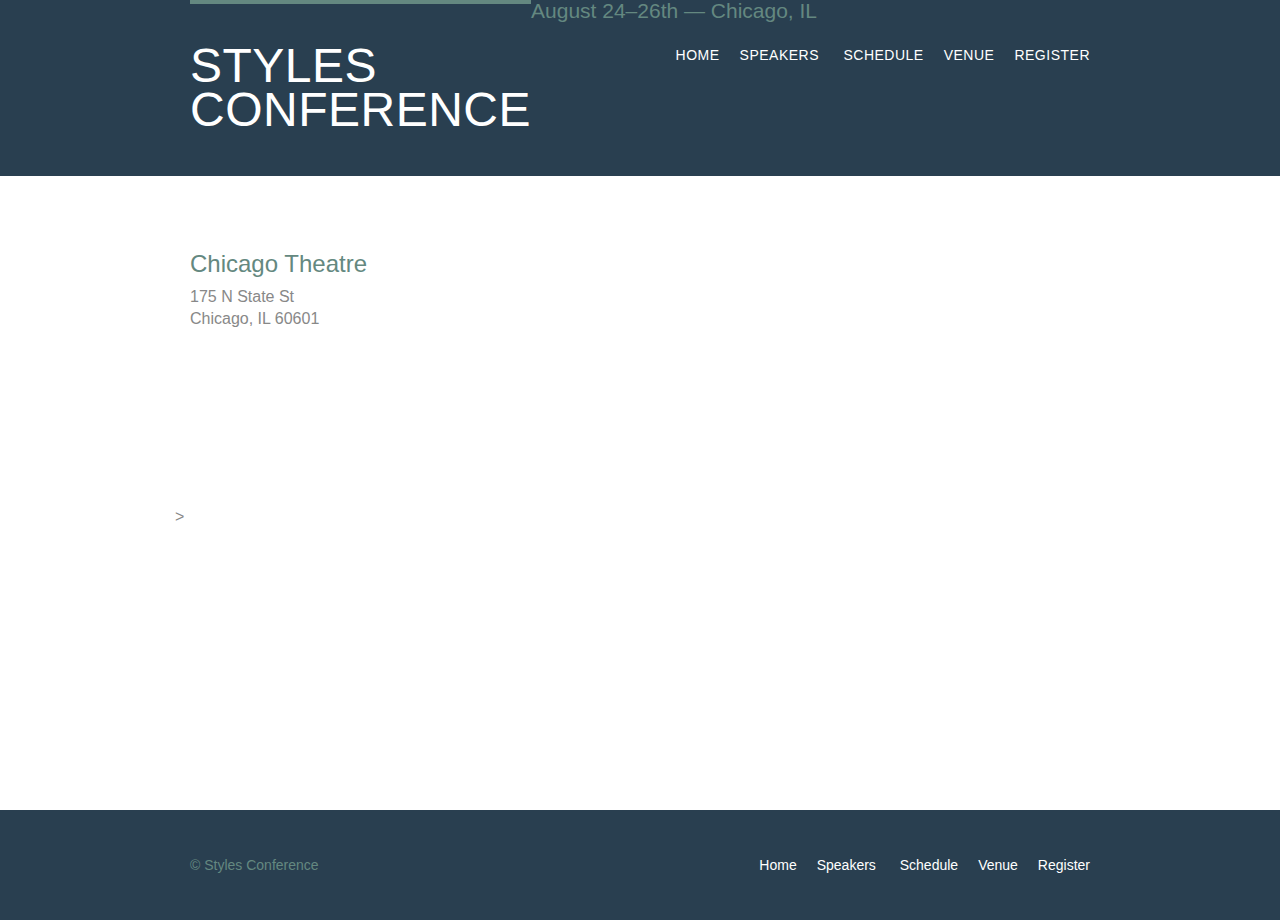
<file: venue.html>
<!DOCTYPE html>
<html lang="en">
  <head>
    <meta charset="utf-8">
    <title>Styles Conference</title>
    <link rel="stylesheet" href="assets/stylesheets/main.css">
  </head>
  <body>
    <header class="primary-header container group">

      <h1 class="logo">
        <a href="index.html">Styles <br> Conference</a>
      </h1>

      <h3>August 24&ndash;26th &mdash; Chicago, IL</h3>

      <nav class="nav primary-nav">
        <ul>
        <li><a href="index.html">Home</a></li><!--
        --><li><a href="speakers.html">Speakers</a></li><!--
        --> <li><a href="schedule.html">Schedule</a></li><!--
        --><li><a href="venue.html">Venue</a></li><!--
        --><li><a href="register.html">Register</a></li>
        </ul>
      </nav>

    </header>
    <section class="row">
      <div class="grid">
        <section class="venue-theatre">
          <div class="col-1-3">
            <h2>Chicago Theatre</h2>
            <p>175 N State St <br>Chicago, IL 60601</p>
          </div><!--

          --><iframe class="venue-map col-2-3" src="https://www.google.com/maps/embed?pb=!1m14!1m8!1m3!1d11881.412123468432!2d-87.6276468!3d41.8852642!3m2!1i1024!2i768!4f13.1!3m3!1m2!1s0x0%3A0x4700ddf60fcbfad6!2sThe%20Chicago%20Theatre!5e0!3m2!1sen!2sin!4v1583036234474!5m2!1sen!2sin" width="600" height="450" frameborder="0" style="border:0;" allowfullscreen=""></iframe>>
        </section>
        <section class="venue-hotel">
          <div class="col-1-3"></div><!--
            --><iframe class="col-2-3"></iframe>
        </section>
      </div>
    </section>
      <footer class="primary-footer container group">
              <small>&copy; Styles Conference</small>
                 <nav class="nav">
                  <ul>
                    <li><a href="index.html">Home</a></li><!--
                    --><li><a href="speakers.html">Speakers</a></li><!--
                    --> <li><a href="schedule.html">Schedule</a></li><!--
                    --><li><a href="venue.html">Venue</a></li><!--
                    --><li><a href="register.html">Register</a></li>
                    </ul>
        </nav> 
            </footer>
  </body> 
</html>
</file>
<file: assets/stylesheets/main.css>
/* http://meyerweb.com/eric/tools/css/reset/
   v2.0 | 20110126
   License: none (public domain)
*/

html, body, div, span, applet, object, iframe,
h1, h2, h3, h4, h5, h6, p, blockquote, pre,
a, abbr, acronym, address, big, cite, code,
del, dfn, em, img, ins, kbd, q, s, samp,
small, strike, strong, sub, sup, tt, var,
b, u, i, center,
dl, dt, dd, ol, ul, li,
fieldset, form, label, legend,
table, caption, tbody, tfoot, thead, tr, th, td,
article, aside, canvas, details, embed,
figure, figcaption, footer, header, hgroup,
menu, nav, output, ruby, section, summary,
time, mark, audio, video {
  margin: 0;
  padding: 0;
  border: 0;
  font-size: 100%;
  font: inherit;
  vertical-align: baseline;
}
/* HTML5 display-role reset for older browsers */
article, aside, details, figcaption, figure,
footer, header, hgroup, menu, nav, section {
  display: block;
}
body {
  line-height: 1;
}
ol, ul {
  list-style: none;
}
blockquote, q {
  quotes: none;
}
blockquote:before, blockquote:after,
q:before, q:after {
  content: '';
  content: none;
}
table {
  border-collapse: collapse;
  border-spacing: 0;
}

/*
  ========================================
  Grid
  ========================================
*/

*,
*:before,
*:after {
  -webkit-box-sizing: border-box;
     -moz-box-sizing: border-box;
          box-sizing: border-box;
}
.container,
.grid {
  margin: 0 auto;
  width: 960px;
}
.container{
  padding-left: 30px;
  padding-right: 30px;
  
}

/*
  ========================================
  Typography
  ========================================
*/

h1, h3, h4, h5, p {
  margin-bottom: 22px;
}
h1, h2, h3, h4 {
  color: #648880;
}
h1 {
font-size: 36px;
line-height: 44px;
}
h2 {
  font-size: 24px;
  line-height: 44px;
  }
  h3 {
    font-size: 21px;
    
    }
    h4 {
      font-size: 18px;
       
       }
       h5{
        color: #a9b2b9;
       font-size: 14px;
       font-weight: 400;
       text-transform: uppercase;
       } 
       strong {
         font-weight: 400;
       }
       cite, em{
         font-style: italic;
       }
      

/*
  ========================================
  Buttons
  ========================================
*/

.btn {
  border-radius: 5px;
  color: #fff;
  cursor:  pointer;
  display: inline-block;
  font-weight: 400;
  letter-spacing: .5px;
  margin: 0;
  text-transform: uppercase;
}
.btn-alt {
  border: 1px solid #fff;
  padding: 10px 30px;
}
.btn-alt:hover {
  background: #fff;
  color: #648880;
}

/*
  ========================================
  Home
  ========================================
*/

.hero {
  color: #fff;
  line-height: 44px;
  padding: 22px 80px 66px 80px;
  text-align: center;
}
.hero h2 {
  font-size: 36px;
}
.hero p {
  font-size: 24px;
  font-weight: 100+;
}
/*
  ========================================
  Clearfix
  ========================================
*/
.group:before,
.group:after {
  content: "";
  display: table;
}
.group:after{
  clear: both;
}
.group {
  clear: both;
  *zoom: 1;
}
/*
  ========================================
  Primary header
  ========================================
*/
.logo {
  border-top: 4px solid #648880;
  padding: 40px 0 22px 0;
  float: left;
  font-size: 48px;
  line-height: 44px;
  letter-spacing:  .5px;
  font-weight: 100;
  text-transform: uppercase;
}
.tagline {
  margin: 66px 0 22px 0;
  text-align: right;
}
/*
  ========================================
  Primary footer
  ========================================
*/

.primary-footer small {
  float: left;
  font-weight: 400;
}
.primary-footer{
  color: #648880;
  font-size: 14px;
  padding-bottom: 44px;
  padding-top: 44px;
}
.col-1-3 {
  width: 33.33%;
}
.col-2-3 {
  width: 66.66%;
}
.col-1-3,
.col-2-3 {
  display: inline-block;
  vertical-align: top;
}
.grid,
.col-1-3,
.col-2-3 {
  padding-left: 15px;
  padding-right: 15px;
}
/*
  ========================================
  Custom styles
  ========================================
*/
body {
  background: #293f50;
  color: #888;
  font: 300 16px/22px "Lato", "Open Sans","Helvetica Neue",Helvetica, Arial, sans-serif;
}
/*
  ========================================
Links
  ========================================
*/

a:hover {
  color: #a9b2b9;
}
a {
  color: #648880;
  text-decoration: none ;
}
p a {
  border-bottom: 1px solid #dfe2e5;
}
.primary-nav {
  font-size: 14px;
  font-weight: 400;
  letter-spacing:  .5px;
  text-transform: uppercase;
}
.teaser a:hover h3 {
  color: #a9b2b9;
}
/*
========================
Navigation
========================
*/
.nav {
  text-align: right;
}
.nav li {
  display: inline-block;
  margin: 0 10px;
  vertical-align: top;
}
.nav li:last-child {
  margin-right: 0;
}
.primary-header a,
.primary-footer a {
  color: #fff;
}
.primary-header a:hover ,
.primary-footer a:hover {
  color: #648880;
}
/*
========================
Rows
========================
*/
.row {
  background: #fff;
 padding: 66px 0 44px 0;
}
.row,
.row-alt {
  min-width: 960px;
}
.row-alt {
  background: #cbe2c1;
  background: -webkit-linear-gradient(to right,#a1d3b0, #f6f1d3 );
  background: -moz-linear-gradient(to right,#a1d3b0, #f6f1d3 );
  background: linear-gradient(to right,#a1d3b0, #f6f1d3 );
  padding: 44px 0 22px 0;
}
/*
========================
Leads
========================
*/
.lead {
  text-align: center;
}
.lead p {
  font-size: 21px;
  line-height: 33px;
}
/*
  ========================================
  Speakers
  ========================================
*/
.speaker-info {
  border: 1px solid #dfe2e5;
  border-radius: 5px;
  margin-top: 88px;
  padding-bottom:  22px;
  text-align: center;
}
.speaker {
  margin-bottom: 44px;
}
.teaser img {
  border-radius: 5px;
  display: block;
  margin-bottom: 22px;
  max-width: 100%;
}
.speaker-info img {
  border-radius: 50%;
  height: 130px;
  margin: -66px 0 22px 0;
  vertical-align: top;
}
/*
  ========================================
  Venue
  ========================================
*/
.venue-theatre {
  margin-bottom: 66px;
}
.venue-hotel {
  margin-bottom: 22px;
}
.venue-map {
  height: 264px;
}
.why-attend {
  list-style: square;
  margin: 0 0 22px 30px;
}
form {
  margin-bottom: 22px;
}
input,
select,
textarea {
  font: 300 16px/22px "Lato", "Open Sans", "Helvetica Neue", Helvetica, Arial, sans-serif;
}
.register-group label {
  color: #648880;
  cursor: pointer;
  font-weight: 400;
}
.register-group input,
.register-group select,
.register-group textarea {
  border: 1px solid #c6c9cc;
  border-radius: 5PX;
  color: #888;
  display: block;
  margin: 5px 0 27px 0;
  padding: 5px 8px;
}
.register-group input,
.register-group textarea {
  width: 100%;
}
.register-group select {
  height: 34px;
  width: 60px;
}
.register-group textarea {
  height: 78px;
}
.btn-default {
  border: 0;
  background: #648880;
  padding: 11px 30px;
  font-size: 14px;
}
.btn-default:hover {
  background: #77a198;
}
table {
  margin-bottom: 44px;
  width: 100%;
}
table:last-child {
  margin-bottom: 0;
}
th,
td {
  padding-bottom: 22px;
  vertical-align: top;
}
th {
  padding-right: 45px;
  text-align: right;
  width: 20%;
}
td {
  width: 40%;
}
thead {
  line-height: 44px;
}
thead th {
  color: #648880;
  font-size: 24px;
}
tbody th {
  color: #a9b2b9;
  font-size: 14px;
  font-weight: 400;
  padding-top: 22px;
  text-transform: uppercase;
}
tbody td {
  border-top: 1px solid #dfe2e5;
  padding-top: 21px;
}
tbody td:first-of-type {
  padding-right: 15px;
}
tbody td:last-of-type {
  padding-left: 15px;
}
tbody td:only-of-type {
  padding-left: 0;
  padding-right: 0;
}
table a {
  color: #888;
}
table h4 {
  margin-bottom: 0;
}
.schedule-offset {
  color: #a9b2b9;
}
</file>
